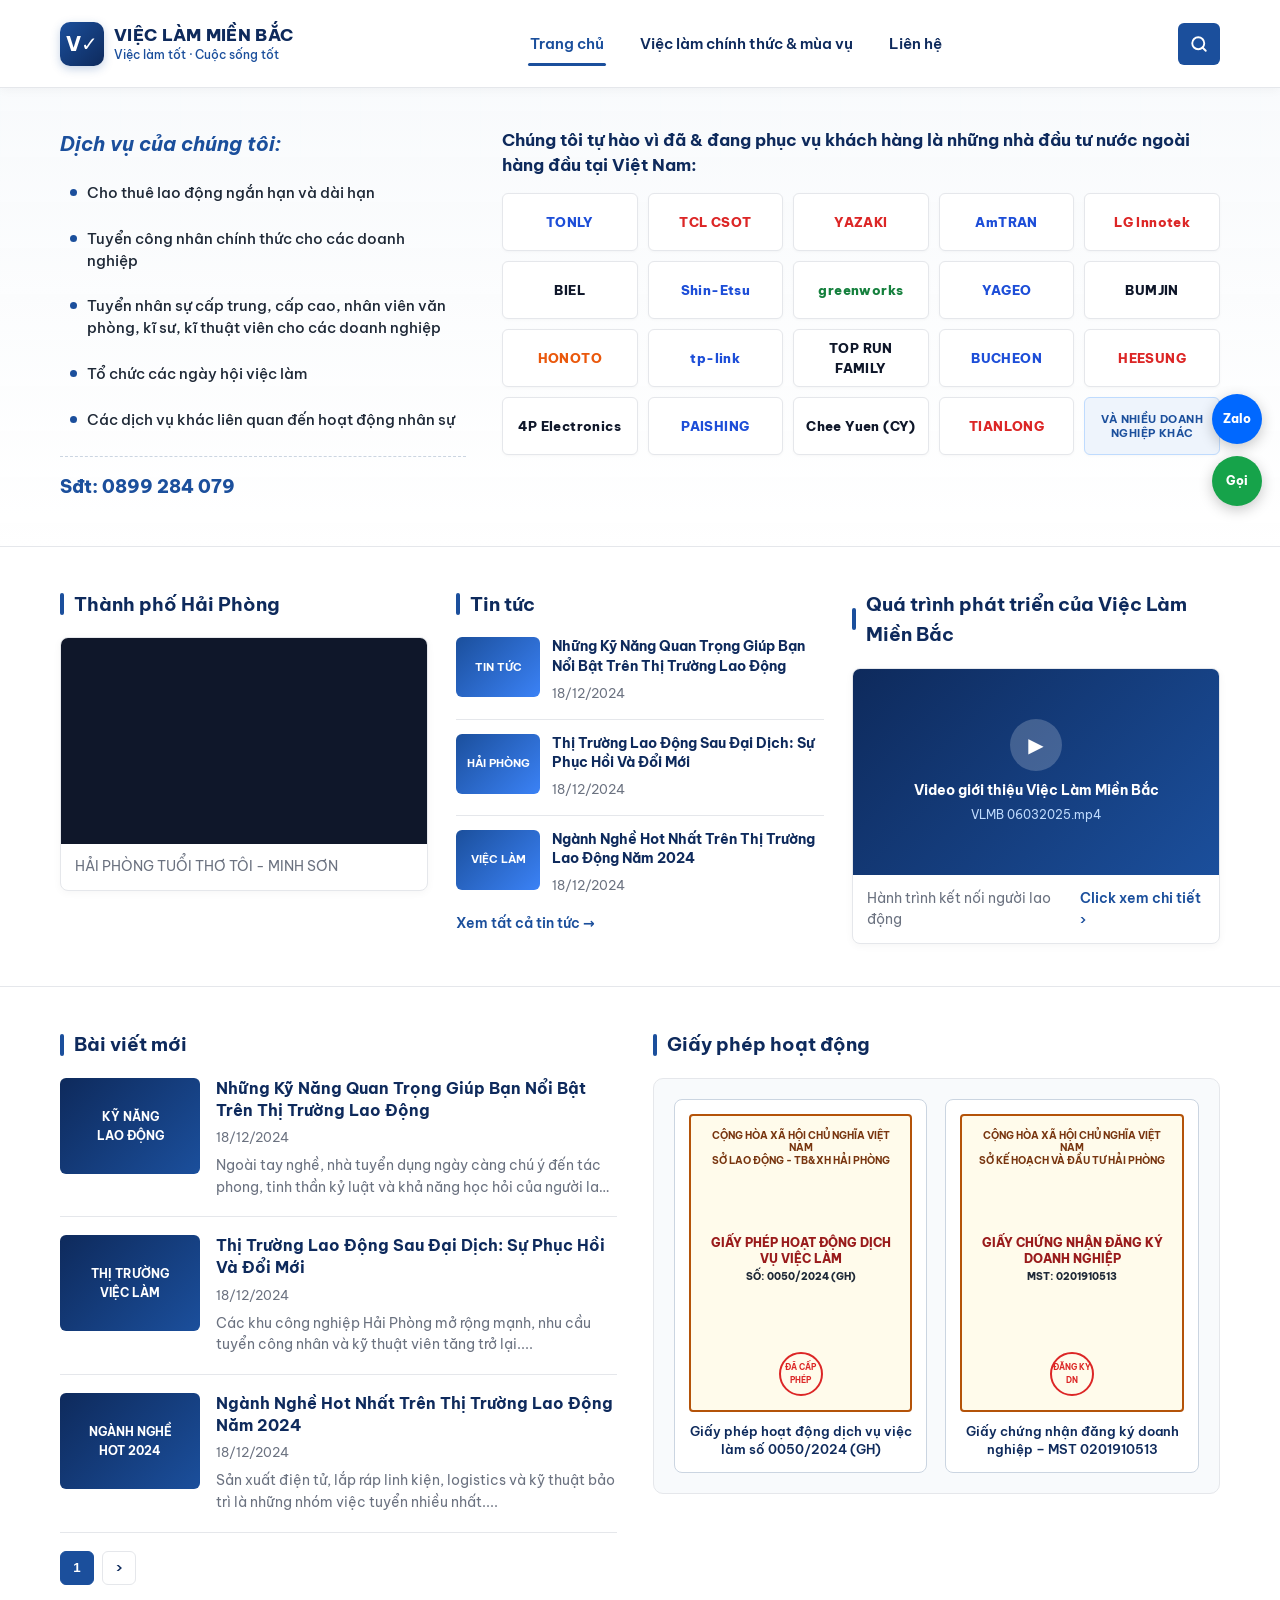
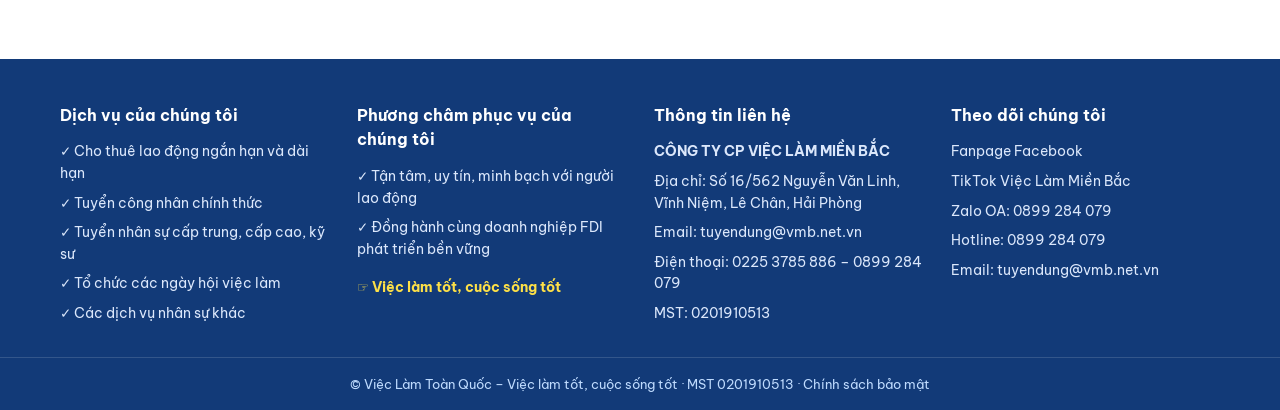
<file: index.html>
<!DOCTYPE html>
<html lang="vi">
<head>
  <meta charset="UTF-8" />
  <meta name="viewport" content="width=device-width, initial-scale=1.0" />
  <title>Trang chủ - Việc Làm Miền Bắc</title>
  <link rel="preconnect" href="https://fonts.googleapis.com" />
  <link rel="preconnect" href="https://fonts.gstatic.com" crossorigin />
  <link href="https://fonts.googleapis.com/css2?family=Be+Vietnam+Pro:ital,wght@0,400;0,500;0,600;0,700;0,800;1,700&display=swap" rel="stylesheet" />
  <link rel="stylesheet" href="css/style.css" />
</head>
<body>
  <!-- Header -->
  <header class="site-header">
    <div class="container header-inner">
      <a href="index.html" class="brand-logo">
        <div class="brand-icon">V✓</div>
        <div class="brand-text-wrap">
          <span class="brand-title">VIỆC LÀM MIỀN BẮC</span>
          <span class="brand-tagline">Việc làm tốt · Cuộc sống tốt</span>
        </div>
      </a>

      <nav class="main-nav" id="mainNav">
        <a href="index.html" class="nav-link active">Trang chủ</a>
        <a href="viec-lam.html" class="nav-link">Việc làm chính thức &amp; mùa vụ</a>
        <a href="lien-he.html" class="nav-link">Liên hệ</a>
      </nav>

      <div class="header-actions">
        <button type="button" class="search-toggle-btn" id="searchToggleBtn" aria-label="Tìm kiếm">
          <svg width="18" height="18" viewBox="0 0 24 24" fill="none" stroke="currentColor" stroke-width="2.5" stroke-linecap="round" stroke-linejoin="round"><circle cx="11" cy="11" r="8"/><line x1="21" y1="21" x2="16.65" y2="16.65"/></svg>
        </button>
        <button type="button" class="mobile-menu-btn" id="mobileMenuBtn" aria-label="Menu">
          <svg width="20" height="20" viewBox="0 0 24 24" fill="none" stroke="currentColor" stroke-width="2.2"><line x1="3" y1="6" x2="21" y2="6"/><line x1="3" y1="12" x2="21" y2="12"/><line x1="3" y1="18" x2="21" y2="18"/></svg>
        </button>
        <div class="search-dropdown" id="searchDropdown">
          <form id="headerSearchForm" style="display:flex;gap:8px;width:100%;">
            <input type="text" placeholder="Từ khóa (VD: Nhà máy A, KCN Deep C...)" />
            <button type="submit">Tìm</button>
          </form>
        </div>
      </div>
    </div>
  </header>

  <main>
    <!-- 1. Hero Section -->
    <section class="hero-section">
      <div class="container hero-grid">
        <div>
          <h2 class="hero-services-title">Dịch vụ của chúng tôi:</h2>
          <ul class="service-list">
            <li class="service-item">
              <a href="dich-vu.html#cho-thue-lao-dong">
                <span class="service-dot"></span>
                <span>Cho thuê lao động ngắn hạn và dài hạn</span>
              </a>
            </li>
            <li class="service-item">
              <a href="dich-vu.html#tuyen-cong-nhan">
                <span class="service-dot"></span>
                <span>Tuyển công nhân chính thức cho các doanh nghiệp</span>
              </a>
            </li>
            <li class="service-item">
              <a href="dich-vu.html#tuyen-nhan-su">
                <span class="service-dot"></span>
                <span>Tuyển nhân sự cấp trung, cấp cao, nhân viên văn phòng, kĩ sư, kĩ thuật viên cho các doanh nghiệp</span>
              </a>
            </li>
            <li class="service-item">
              <a href="dich-vu.html#ngay-hoi-viec-lam">
                <span class="service-dot"></span>
                <span>Tổ chức các ngày hội việc làm</span>
              </a>
            </li>
            <li class="service-item">
              <a href="dich-vu.html#dich-vu-khac">
                <span class="service-dot"></span>
                <span>Các dịch vụ khác liên quan đến hoạt động nhân sự</span>
              </a>
            </li>
          </ul>
          <div class="hero-hotline">
            Sđt: <a href="tel:0899284079">0899 284 079</a>
          </div>
        </div>

        <div>
          <h2 class="fdi-heading">Chúng tôi tự hào vì đã &amp; đang phục vụ khách hàng là những nhà đầu tư nước ngoài hàng đầu tại Việt Nam:</h2>
          <div class="fdi-grid">
            <div class="fdi-tile fdi-blue">TONLY</div>
            <div class="fdi-tile fdi-red">TCL CSOT</div>
            <div class="fdi-tile fdi-red">YAZAKI</div>
            <div class="fdi-tile fdi-blue">AmTRAN</div>
            <div class="fdi-tile fdi-red">LG Innotek</div>
            <div class="fdi-tile fdi-dark">BIEL</div>
            <div class="fdi-tile fdi-blue">Shin-Etsu</div>
            <div class="fdi-tile fdi-green">greenworks</div>
            <div class="fdi-tile fdi-blue">YAGEO</div>
            <div class="fdi-tile fdi-dark">BUMJIN</div>
            <div class="fdi-tile fdi-orange">HONOTO</div>
            <div class="fdi-tile fdi-blue">tp-link</div>
            <div class="fdi-tile fdi-dark">TOP RUN FAMILY</div>
            <div class="fdi-tile fdi-blue">BUCHEON</div>
            <div class="fdi-tile fdi-red">HEESUNG</div>
            <div class="fdi-tile fdi-dark">4P Electronics</div>
            <div class="fdi-tile fdi-blue">PAISHING</div>
            <div class="fdi-tile fdi-dark">Chee Yuen (CY)</div>
            <div class="fdi-tile fdi-red">TIANLONG</div>
            <div class="fdi-tile more-tile">VÀ NHIỀU DOANH NGHIỆP KHÁC</div>
          </div>
        </div>
      </div>
    </section>

    <!-- 2. 3-Column Media & News Row -->
    <section class="section-block">
      <div class="container media-news-grid">
        <!-- Col 1: Hải Phòng -->
        <div>
          <h2 class="bar-heading">Thành phố Hải Phòng</h2>
          <div class="video-card">
            <div class="video-frame">
              <iframe src="https://www.youtube.com/embed/dQw4w9WgXcQ?mute=1" title="HẢI PHÒNG TUỔI THƠ TÔI - MINH SƠN" allowfullscreen></iframe>
            </div>
            <div class="video-caption">
              <span>HẢI PHÒNG TUỔI THƠ TÔI - MINH SƠN</span>
            </div>
          </div>
        </div>

        <!-- Col 2: Tin tức -->
        <div>
          <h2 class="bar-heading">Tin tức</h2>
          <div class="compact-news-list">
            <article class="compact-news-card">
              <div class="news-thumb-sm">TIN TỨC</div>
              <div>
                <h5><a href="tin-tuc.html">Những Kỹ Năng Quan Trọng Giúp Bạn Nổi Bật Trên Thị Trường Lao Động</a></h5>
                <span class="news-date">18/12/2024</span>
              </div>
            </article>
            <article class="compact-news-card">
              <div class="news-thumb-sm">HẢI PHÒNG</div>
              <div>
                <h5><a href="tin-tuc.html">Thị Trường Lao Động Sau Đại Dịch: Sự Phục Hồi Và Đổi Mới</a></h5>
                <span class="news-date">18/12/2024</span>
              </div>
            </article>
            <article class="compact-news-card">
              <div class="news-thumb-sm">VIỆC LÀM</div>
              <div>
                <h5><a href="tin-tuc.html">Ngành Nghề Hot Nhất Trên Thị Trường Lao Động Năm 2024</a></h5>
                <span class="news-date">18/12/2024</span>
              </div>
            </article>
          </div>
          <div style="margin-top:14px;">
            <a href="tin-tuc.html" class="text-link-blue">Xem tất cả tin tức →</a>
          </div>
        </div>

        <!-- Col 3: Quá trình phát triển -->
        <div>
          <h2 class="bar-heading">Quá trình phát triển của Việc Làm Miền Bắc</h2>
          <div class="video-card">
            <div class="video-frame" style="background:linear-gradient(135deg,#0e2a5c 0%,#1b4f9c 100%);display:flex;align-items:center;justify-content:center;color:#fff;">
              <div style="position:absolute;inset:0;display:flex;flex-direction:column;align-items:center;justify-content:center;text-align:center;padding:16px;">
                <div style="width:52px;height:52px;border-radius:50%;background:rgba(255,255,255,0.2);display:flex;align-items:center;justify-content:center;font-size:20px;margin-bottom:8px;">▶</div>
                <strong style="font-size:14px;">Video giới thiệu Việc Làm Miền Bắc</strong>
                <span style="font-size:12px;color:#bfdbfe;margin-top:4px;">VLMB 06032025.mp4</span>
              </div>
            </div>
            <div class="video-caption">
              <span>Hành trình kết nối người lao động</span>
              <a href="dich-vu.html" class="text-link-blue">Click xem chi tiết ›</a>
            </div>
          </div>
        </div>
      </div>
    </section>

    <!-- 3. 2-Column Bottom Content Row -->
    <section class="section-block">
      <div class="container bottom-content-grid">
        <!-- Left: Bài viết mới -->
        <div>
          <h2 class="bar-heading">Bài viết mới</h2>
          <div class="article-list">
            <article class="article-card">
              <div class="article-thumb-lg">KỸ NĂNG<br/>LAO ĐỘNG</div>
              <div>
                <h5><a href="tin-tuc.html">Những Kỹ Năng Quan Trọng Giúp Bạn Nổi Bật Trên Thị Trường Lao Động</a></h5>
                <span class="news-date">18/12/2024</span>
                <p class="article-excerpt">Ngoài tay nghề, nhà tuyển dụng ngày càng chú ý đến tác phong, tinh thần kỷ luật và khả năng học hỏi của người lao động....</p>
              </div>
            </article>
            <article class="article-card">
              <div class="article-thumb-lg">THỊ TRƯỜNG<br/>VIỆC LÀM</div>
              <div>
                <h5><a href="tin-tuc.html">Thị Trường Lao Động Sau Đại Dịch: Sự Phục Hồi Và Đổi Mới</a></h5>
                <span class="news-date">18/12/2024</span>
                <p class="article-excerpt">Các khu công nghiệp Hải Phòng mở rộng mạnh, nhu cầu tuyển công nhân và kỹ thuật viên tăng trở lại....</p>
              </div>
            </article>
            <article class="article-card">
              <div class="article-thumb-lg">NGÀNH NGHỀ<br/>HOT 2024</div>
              <div>
                <h5><a href="tin-tuc.html">Ngành Nghề Hot Nhất Trên Thị Trường Lao Động Năm 2024</a></h5>
                <span class="news-date">18/12/2024</span>
                <p class="article-excerpt">Sản xuất điện tử, lắp ráp linh kiện, logistics và kỹ thuật bảo trì là những nhóm việc tuyển nhiều nhất....</p>
              </div>
            </article>
          </div>
          <div class="pagination">
            <button type="button" class="page-btn active">1</button>
            <a href="tin-tuc.html" class="page-btn">›</a>
          </div>
        </div>

        <!-- Right: Giấy phép hoạt động -->
        <div>
          <h2 class="bar-heading">Giấy phép hoạt động</h2>
          <div class="license-box">
            <div class="license-card" onclick="window.showToast('Giấy phép hoạt động dịch vụ việc làm số 0050/2024 (GH)')">
              <div class="license-preview">
                <div class="license-doc-header">CỘNG HÒA XÃ HỘI CHỦ NGHĨA VIỆT NAM<br/>SỞ LAO ĐỘNG - TB&amp;XH HẢI PHÒNG</div>
                <div class="license-doc-title">GIẤY PHÉP HOẠT ĐỘNG DỊCH VỤ VIỆC LÀM<br/><span style="font-size:10px;color:#1f2937;">Số: 0050/2024 (GH)</span></div>
                <div class="license-doc-seal">ĐÃ CẤP<br/>PHÉP</div>
              </div>
              <div class="license-label">Giấy phép hoạt động dịch vụ việc làm số 0050/2024 (GH)</div>
            </div>

            <div class="license-card" onclick="window.showToast('Giấy chứng nhận đăng ký doanh nghiệp – MST 0201910513')">
              <div class="license-preview">
                <div class="license-doc-header">CỘNG HÒA XÃ HỘI CHỦ NGHĨA VIỆT NAM<br/>SỞ KẾ HOẠCH VÀ ĐẦU TƯ HẢI PHÒNG</div>
                <div class="license-doc-title">GIẤY CHỨNG NHẬN ĐĂNG KÝ DOANH NGHIỆP<br/><span style="font-size:10px;color:#1f2937;">MST: 0201910513</span></div>
                <div class="license-doc-seal">ĐĂNG KÝ<br/>DN</div>
              </div>
              <div class="license-label">Giấy chứng nhận đăng ký doanh nghiệp – MST 0201910513</div>
            </div>
          </div>
        </div>
      </div>
    </section>
  </main>

  <!-- Footer -->
  <footer class="site-footer">
    <div class="container footer-grid">
      <div class="footer-col">
        <h4>Dịch vụ của chúng tôi</h4>
        <ul>
          <li><a href="dich-vu.html#cho-thue-lao-dong">✓ Cho thuê lao động ngắn hạn và dài hạn</a></li>
          <li><a href="dich-vu.html#tuyen-cong-nhan">✓ Tuyển công nhân chính thức</a></li>
          <li><a href="dich-vu.html#tuyen-nhan-su">✓ Tuyển nhân sự cấp trung, cấp cao, kỹ sư</a></li>
          <li><a href="dich-vu.html#ngay-hoi-viec-lam">✓ Tổ chức các ngày hội việc làm</a></li>
          <li><a href="dich-vu.html#dich-vu-khac">✓ Các dịch vụ nhân sự khác</a></li>
        </ul>
      </div>

      <div class="footer-col">
        <h4>Phương châm phục vụ của chúng tôi</h4>
        <ul>
          <li>✓ Tận tâm, uy tín, minh bạch với người lao động</li>
          <li>✓ Đồng hành cùng doanh nghiệp FDI phát triển bền vững</li>
          <li style="margin-top:8px;color:#fde047;font-weight:700;">☞ Việc làm tốt, cuộc sống tốt</li>
        </ul>
      </div>

      <div class="footer-col">
        <h4>Thông tin liên hệ</h4>
        <ul>
          <li><strong>CÔNG TY CP VIỆC LÀM MIỀN BẮC</strong></li>
          <li>Địa chỉ: Số 16/562 Nguyễn Văn Linh, Vĩnh Niệm, Lê Chân, Hải Phòng</li>
          <li>Email: <a href="mailto:tuyendung@vmb.net.vn">tuyendung@vmb.net.vn</a></li>
          <li>Điện thoại: <a href="tel:02253785886">0225 3785 886</a> – <a href="tel:0899284079">0899 284 079</a></li>
          <li>MST: 0201910513</li>
        </ul>
      </div>

      <div class="footer-col">
        <h4>Theo dõi chúng tôi</h4>
        <ul>
          <li><a href="#fanpage">Fanpage Facebook</a></li>
          <li><a href="#tiktok">TikTok Việc Làm Miền Bắc</a></li>
          <li><a href="https://zalo.me/0899284079" target="_blank" rel="noopener">Zalo OA: 0899 284 079</a></li>
          <li><a href="tel:0899284079">Hotline: 0899 284 079</a></li>
          <li><a href="mailto:tuyendung@vmb.net.vn">Email: tuyendung@vmb.net.vn</a></li>
        </ul>
      </div>
    </div>
    <div class="footer-bottom">
      © Việc Làm Toàn Quốc – Việc làm tốt, cuộc sống tốt · MST 0201910513 · Chính sách bảo mật
    </div>
  </footer>

  <!-- Floating Widgets -->
  <div class="floating-actions">
    <a href="https://zalo.me/0899284079" target="_blank" rel="noopener" class="float-btn float-zalo" title="Nhắn Zalo">Zalo</a>
    <a href="tel:0899284079" class="float-btn float-call" title="Gọi ngay 0899 284 079">Gọi</a>
  </div>
  <button type="button" class="scroll-top-btn" id="scrollTopBtn" aria-label="Lên đầu trang">↑</button>

  <script src="js/main.js"></script>
</body>
</html>
</file>
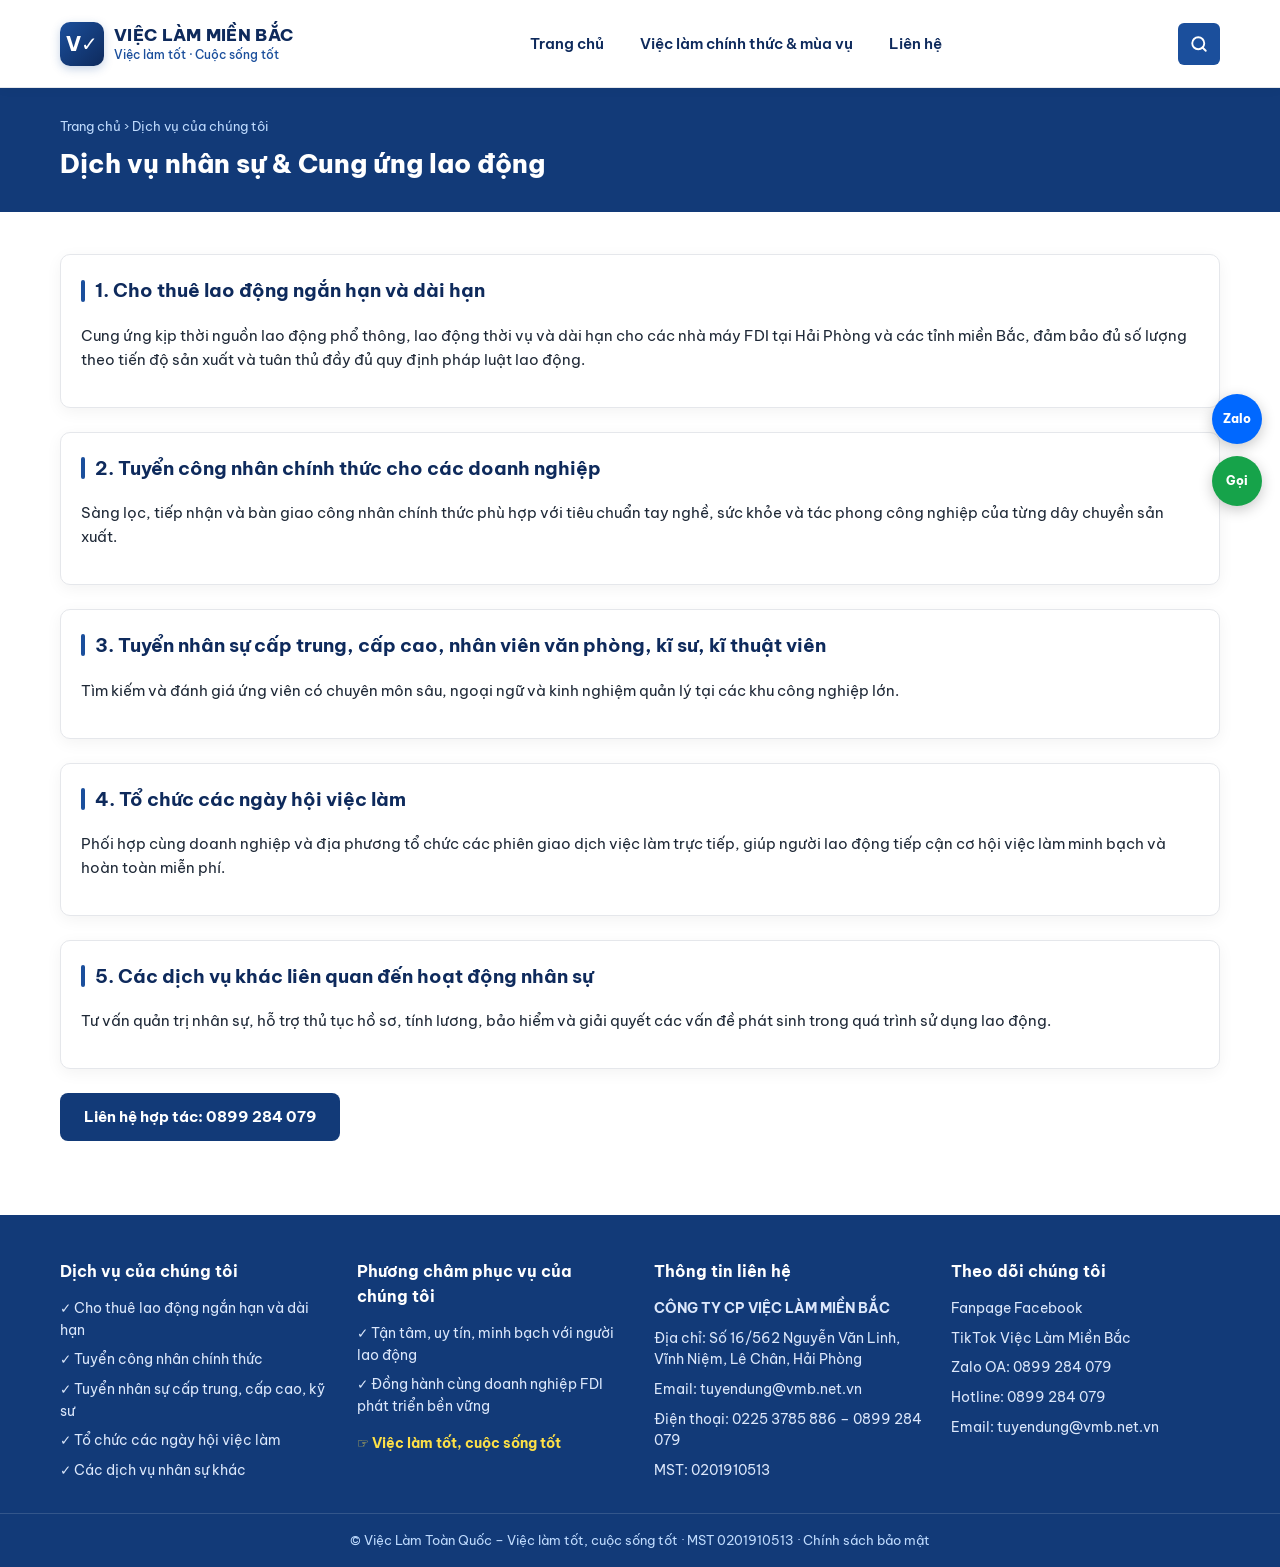
<file: dich-vu.html>
<!DOCTYPE html>
<html lang="vi">
<head>
  <meta charset="UTF-8" />
  <meta name="viewport" content="width=device-width, initial-scale=1.0" />
  <title>Dịch vụ - Việc Làm Miền Bắc</title>
  <link rel="preconnect" href="https://fonts.googleapis.com" />
  <link rel="preconnect" href="https://fonts.gstatic.com" crossorigin />
  <link href="https://fonts.googleapis.com/css2?family=Be+Vietnam+Pro:ital,wght@0,400;0,500;0,600;0,700;0,800;1,700&display=swap" rel="stylesheet" />
  <link rel="stylesheet" href="css/style.css" />
</head>
<body>
  <!-- Header -->
  <header class="site-header">
    <div class="container header-inner">
      <a href="index.html" class="brand-logo">
        <div class="brand-icon">V✓</div>
        <div class="brand-text-wrap">
          <span class="brand-title">VIỆC LÀM MIỀN BẮC</span>
          <span class="brand-tagline">Việc làm tốt · Cuộc sống tốt</span>
        </div>
      </a>

      <nav class="main-nav" id="mainNav">
        <a href="index.html" class="nav-link">Trang chủ</a>
        <a href="viec-lam.html" class="nav-link">Việc làm chính thức &amp; mùa vụ</a>
        <a href="lien-he.html" class="nav-link">Liên hệ</a>
      </nav>

      <div class="header-actions">
        <button type="button" class="search-toggle-btn" id="searchToggleBtn" aria-label="Tìm kiếm">
          <svg width="18" height="18" viewBox="0 0 24 24" fill="none" stroke="currentColor" stroke-width="2.5" stroke-linecap="round" stroke-linejoin="round"><circle cx="11" cy="11" r="8"/><line x1="21" y1="21" x2="16.65" y2="16.65"/></svg>
        </button>
        <button type="button" class="mobile-menu-btn" id="mobileMenuBtn" aria-label="Menu">
          <svg width="20" height="20" viewBox="0 0 24 24" fill="none" stroke="currentColor" stroke-width="2.2"><line x1="3" y1="6" x2="21" y2="6"/><line x1="3" y1="12" x2="21" y2="12"/><line x1="3" y1="18" x2="21" y2="18"/></svg>
        </button>
        <div class="search-dropdown" id="searchDropdown">
          <form id="headerSearchForm" style="display:flex;gap:8px;width:100%;">
            <input type="text" placeholder="Từ khóa (VD: Nhà máy A, KCN Deep C...)" />
            <button type="submit">Tìm</button>
          </form>
        </div>
      </div>
    </div>
  </header>

  <main>
    <section class="page-banner">
      <div class="container">
        <div class="breadcrumb">
          <a href="index.html">Trang chủ</a> › <span>Dịch vụ của chúng tôi</span>
        </div>
        <h1>Dịch vụ nhân sự &amp; Cung ứng lao động</h1>
      </div>
    </section>

    <section class="section-block">
      <div class="container" style="display:flex;flex-direction:column;gap:24px;">
        <div id="cho-thue-lao-dong" class="sidebar-card">
          <h2 class="bar-heading">1. Cho thuê lao động ngắn hạn và dài hạn</h2>
          <p>Cung ứng kịp thời nguồn lao động phổ thông, lao động thời vụ và dài hạn cho các nhà máy FDI tại Hải Phòng và các tỉnh miền Bắc, đảm bảo đủ số lượng theo tiến độ sản xuất và tuân thủ đầy đủ quy định pháp luật lao động.</p>
        </div>

        <div id="tuyen-cong-nhan" class="sidebar-card">
          <h2 class="bar-heading">2. Tuyển công nhân chính thức cho các doanh nghiệp</h2>
          <p>Sàng lọc, tiếp nhận và bàn giao công nhân chính thức phù hợp với tiêu chuẩn tay nghề, sức khỏe và tác phong công nghiệp của từng dây chuyền sản xuất.</p>
        </div>

        <div id="tuyen-nhan-su" class="sidebar-card">
          <h2 class="bar-heading">3. Tuyển nhân sự cấp trung, cấp cao, nhân viên văn phòng, kĩ sư, kĩ thuật viên</h2>
          <p>Tìm kiếm và đánh giá ứng viên có chuyên môn sâu, ngoại ngữ và kinh nghiệm quản lý tại các khu công nghiệp lớn.</p>
        </div>

        <div id="ngay-hoi-viec-lam" class="sidebar-card">
          <h2 class="bar-heading">4. Tổ chức các ngày hội việc làm</h2>
          <p>Phối hợp cùng doanh nghiệp và địa phương tổ chức các phiên giao dịch việc làm trực tiếp, giúp người lao động tiếp cận cơ hội việc làm minh bạch và hoàn toàn miễn phí.</p>
        </div>

        <div id="dich-vu-khac" class="sidebar-card">
          <h2 class="bar-heading">5. Các dịch vụ khác liên quan đến hoạt động nhân sự</h2>
          <p>Tư vấn quản trị nhân sự, hỗ trợ thủ tục hồ sơ, tính lương, bảo hiểm và giải quyết các vấn đề phát sinh trong quá trình sử dụng lao động.</p>
        </div>

        <div>
          <a href="lien-he.html" class="btn-block btn-dark-blue" style="max-width:280px;">Liên hệ hợp tác: 0899 284 079</a>
        </div>
      </div>
    </section>
  </main>

  <footer class="site-footer">
    <div class="container footer-grid">
      <div class="footer-col">
        <h4>Dịch vụ của chúng tôi</h4>
        <ul>
          <li><a href="dich-vu.html#cho-thue-lao-dong">✓ Cho thuê lao động ngắn hạn và dài hạn</a></li>
          <li><a href="dich-vu.html#tuyen-cong-nhan">✓ Tuyển công nhân chính thức</a></li>
          <li><a href="dich-vu.html#tuyen-nhan-su">✓ Tuyển nhân sự cấp trung, cấp cao, kỹ sư</a></li>
          <li><a href="dich-vu.html#ngay-hoi-viec-lam">✓ Tổ chức các ngày hội việc làm</a></li>
          <li><a href="dich-vu.html#dich-vu-khac">✓ Các dịch vụ nhân sự khác</a></li>
        </ul>
      </div>
      <div class="footer-col">
        <h4>Phương châm phục vụ của chúng tôi</h4>
        <ul>
          <li>✓ Tận tâm, uy tín, minh bạch với người lao động</li>
          <li>✓ Đồng hành cùng doanh nghiệp FDI phát triển bền vững</li>
          <li style="margin-top:8px;color:#fde047;font-weight:700;">☞ Việc làm tốt, cuộc sống tốt</li>
        </ul>
      </div>
      <div class="footer-col">
        <h4>Thông tin liên hệ</h4>
        <ul>
          <li><strong>CÔNG TY CP VIỆC LÀM MIỀN BẮC</strong></li>
          <li>Địa chỉ: Số 16/562 Nguyễn Văn Linh, Vĩnh Niệm, Lê Chân, Hải Phòng</li>
          <li>Email: <a href="mailto:tuyendung@vmb.net.vn">tuyendung@vmb.net.vn</a></li>
          <li>Điện thoại: <a href="tel:02253785886">0225 3785 886</a> – <a href="tel:0899284079">0899 284 079</a></li>
          <li>MST: 0201910513</li>
        </ul>
      </div>
      <div class="footer-col">
        <h4>Theo dõi chúng tôi</h4>
        <ul>
          <li><a href="#fanpage">Fanpage Facebook</a></li>
          <li><a href="#tiktok">TikTok Việc Làm Miền Bắc</a></li>
          <li><a href="https://zalo.me/0899284079" target="_blank" rel="noopener">Zalo OA: 0899 284 079</a></li>
          <li><a href="tel:0899284079">Hotline: 0899 284 079</a></li>
          <li><a href="mailto:tuyendung@vmb.net.vn">Email: tuyendung@vmb.net.vn</a></li>
        </ul>
      </div>
    </div>
    <div class="footer-bottom">
      © Việc Làm Toàn Quốc – Việc làm tốt, cuộc sống tốt · MST 0201910513 · Chính sách bảo mật
    </div>
  </footer>

  <div class="floating-actions">
    <a href="https://zalo.me/0899284079" target="_blank" rel="noopener" class="float-btn float-zalo" title="Nhắn Zalo">Zalo</a>
    <a href="tel:0899284079" class="float-btn float-call" title="Gọi ngay 0899 284 079">Gọi</a>
  </div>
  <button type="button" class="scroll-top-btn" id="scrollTopBtn" aria-label="Lên đầu trang">↑</button>

  <script src="js/main.js"></script>
</body>
</html>
</file>
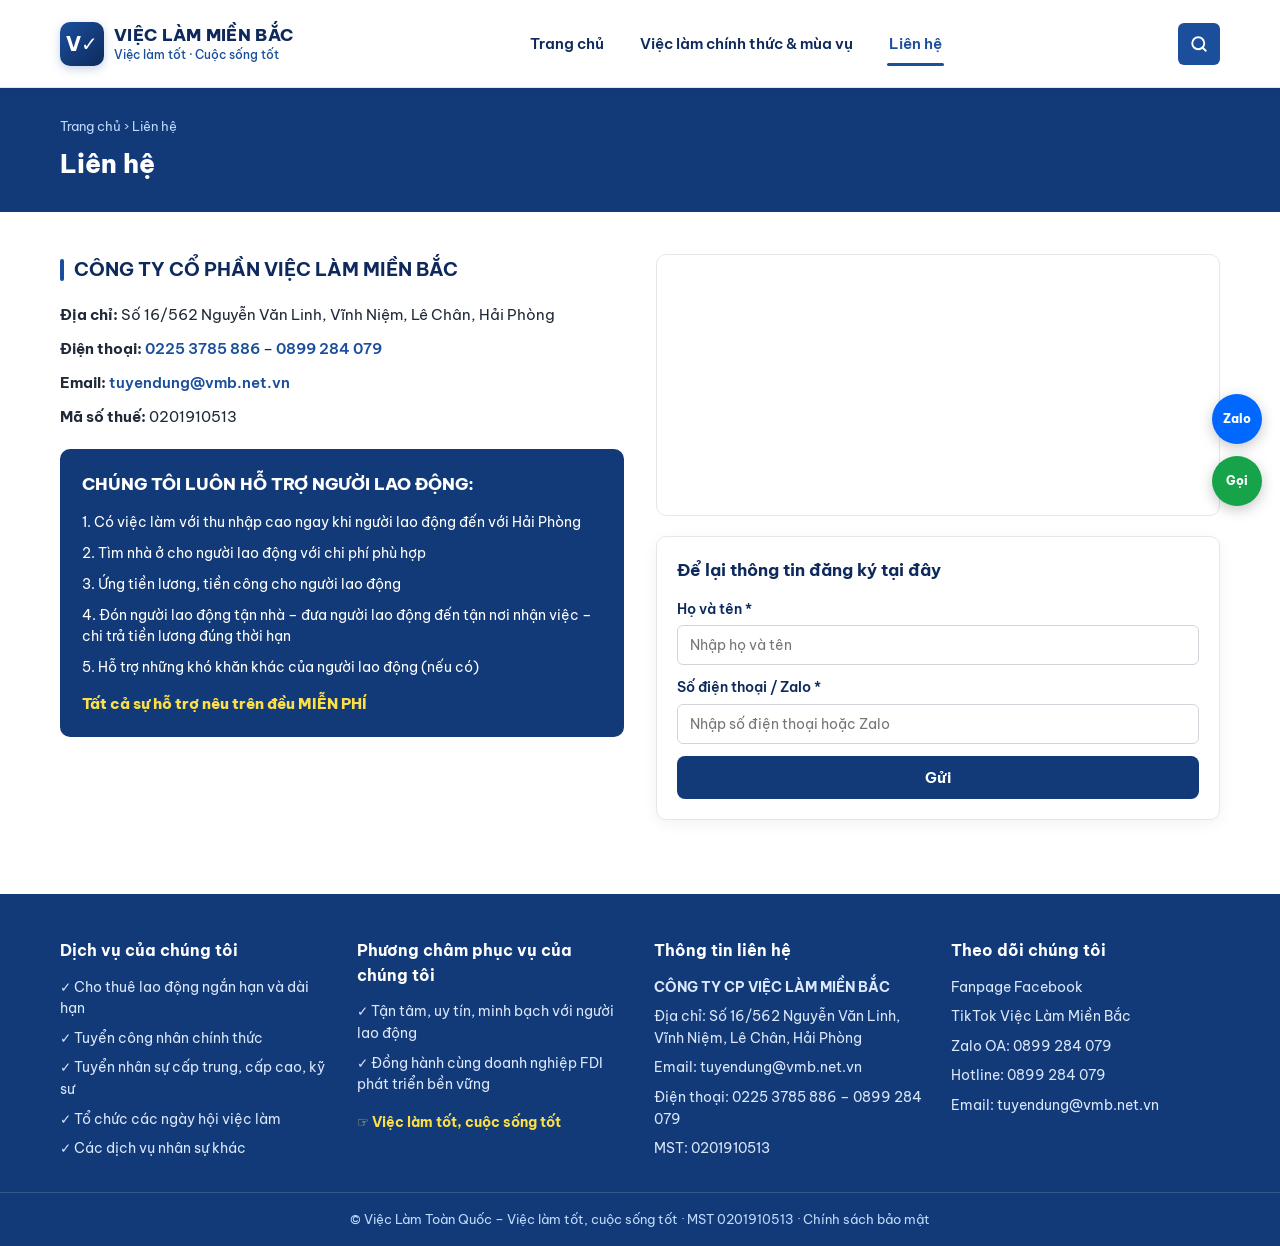
<file: lien-he.html>
<!DOCTYPE html>
<html lang="vi">
<head>
  <meta charset="UTF-8" />
  <meta name="viewport" content="width=device-width, initial-scale=1.0" />
  <title>Liên hệ - Việc Làm Miền Bắc</title>
  <link rel="preconnect" href="https://fonts.googleapis.com" />
  <link rel="preconnect" href="https://fonts.gstatic.com" crossorigin />
  <link href="https://fonts.googleapis.com/css2?family=Be+Vietnam+Pro:ital,wght@0,400;0,500;0,600;0,700;0,800;1,700&display=swap" rel="stylesheet" />
  <link rel="stylesheet" href="css/style.css" />
</head>
<body>
  <!-- Header -->
  <header class="site-header">
    <div class="container header-inner">
      <a href="index.html" class="brand-logo">
        <div class="brand-icon">V✓</div>
        <div class="brand-text-wrap">
          <span class="brand-title">VIỆC LÀM MIỀN BẮC</span>
          <span class="brand-tagline">Việc làm tốt · Cuộc sống tốt</span>
        </div>
      </a>

      <nav class="main-nav" id="mainNav">
        <a href="index.html" class="nav-link">Trang chủ</a>
        <a href="viec-lam.html" class="nav-link">Việc làm chính thức &amp; mùa vụ</a>
        <a href="lien-he.html" class="nav-link active">Liên hệ</a>
      </nav>

      <div class="header-actions">
        <button type="button" class="search-toggle-btn" id="searchToggleBtn" aria-label="Tìm kiếm">
          <svg width="18" height="18" viewBox="0 0 24 24" fill="none" stroke="currentColor" stroke-width="2.5" stroke-linecap="round" stroke-linejoin="round"><circle cx="11" cy="11" r="8"/><line x1="21" y1="21" x2="16.65" y2="16.65"/></svg>
        </button>
        <button type="button" class="mobile-menu-btn" id="mobileMenuBtn" aria-label="Menu">
          <svg width="20" height="20" viewBox="0 0 24 24" fill="none" stroke="currentColor" stroke-width="2.2"><line x1="3" y1="6" x2="21" y2="6"/><line x1="3" y1="12" x2="21" y2="12"/><line x1="3" y1="18" x2="21" y2="18"/></svg>
        </button>
        <div class="search-dropdown" id="searchDropdown">
          <form id="headerSearchForm" style="display:flex;gap:8px;width:100%;">
            <input type="text" placeholder="Từ khóa (VD: Nhà máy A, KCN Deep C...)" />
            <button type="submit">Tìm</button>
          </form>
        </div>
      </div>
    </div>
  </header>

  <main>
    <section class="page-banner">
      <div class="container">
        <div class="breadcrumb">
          <a href="index.html">Trang chủ</a> › <span>Liên hệ</span>
        </div>
        <h1>Liên hệ</h1>
      </div>
    </section>

    <section class="section-block">
      <div class="container contact-grid">
        <!-- Left Column -->
        <div>
          <h2 class="bar-heading">CÔNG TY CỔ PHẦN VIỆC LÀM MIỀN BẮC</h2>
          <div style="display:flex;flex-direction:column;gap:10px;font-size:15px;">
            <div><strong>Địa chỉ:</strong> Số 16/562 Nguyễn Văn Linh, Vĩnh Niệm, Lê Chân, Hải Phòng</div>
            <div><strong>Điện thoại:</strong> <a href="tel:02253785886" style="color:var(--blue);font-weight:600;">0225 3785 886</a> – <a href="tel:0899284079" style="color:var(--blue);font-weight:600;">0899 284 079</a></div>
            <div><strong>Email:</strong> <a href="mailto:tuyendung@vmb.net.vn" style="color:var(--blue);font-weight:600;">tuyendung@vmb.net.vn</a></div>
            <div><strong>Mã số thuế:</strong> 0201910513</div>
          </div>

          <div class="support-box">
            <h3>CHÚNG TÔI LUÔN HỖ TRỢ NGƯỜI LAO ĐỘNG:</h3>
            <ol>
              <li>1. Có việc làm với thu nhập cao ngay khi người lao động đến với Hải Phòng</li>
              <li>2. Tìm nhà ở cho người lao động với chi phí phù hợp</li>
              <li>3. Ứng tiền lương, tiền công cho người lao động</li>
              <li>4. Đón người lao động tận nhà – đưa người lao động đến tận nơi nhận việc – chi trả tiền lương đúng thời hạn</li>
              <li>5. Hỗ trợ những khó khăn khác của người lao động (nếu có)</li>
            </ol>
            <div class="support-free">Tất cả sự hỗ trợ nêu trên đều MIỄN PHÍ</div>
          </div>
        </div>

        <!-- Right Column -->
        <div style="display:flex;flex-direction:column;gap:20px;">
          <div style="border:1px solid var(--line);border-radius:10px;overflow:hidden;">
            <iframe
              title="Bản đồ 562 Nguyễn Văn Linh, Hải Phòng"
              src="https://www.google.com/maps?q=562+Nguyen+Van+Linh,+Le+Chan,+Hai+Phong&output=embed"
              width="100%"
              height="260"
              style="border:0;display:block;"
              loading="lazy">
            </iframe>
          </div>

          <div class="sidebar-card">
            <h3>Để lại thông tin đăng ký tại đây</h3>
            <form class="demo-callback-form">
              <div class="form-group">
                <label for="ct-name">Họ và tên *</label>
                <input id="ct-name" name="name" type="text" class="form-control" placeholder="Nhập họ và tên" required />
              </div>
              <div class="form-group">
                <label for="ct-phone">Số điện thoại / Zalo *</label>
                <input id="ct-phone" name="phone" type="tel" class="form-control" placeholder="Nhập số điện thoại hoặc Zalo" required />
              </div>
              <button type="submit" class="btn-block btn-dark-blue">Gửi</button>
            </form>
          </div>
        </div>
      </div>
    </section>
  </main>

  <!-- Footer -->
  <footer class="site-footer">
    <div class="container footer-grid">
      <div class="footer-col">
        <h4>Dịch vụ của chúng tôi</h4>
        <ul>
          <li><a href="dich-vu.html#cho-thue-lao-dong">✓ Cho thuê lao động ngắn hạn và dài hạn</a></li>
          <li><a href="dich-vu.html#tuyen-cong-nhan">✓ Tuyển công nhân chính thức</a></li>
          <li><a href="dich-vu.html#tuyen-nhan-su">✓ Tuyển nhân sự cấp trung, cấp cao, kỹ sư</a></li>
          <li><a href="dich-vu.html#ngay-hoi-viec-lam">✓ Tổ chức các ngày hội việc làm</a></li>
          <li><a href="dich-vu.html#dich-vu-khac">✓ Các dịch vụ nhân sự khác</a></li>
        </ul>
      </div>
      <div class="footer-col">
        <h4>Phương châm phục vụ của chúng tôi</h4>
        <ul>
          <li>✓ Tận tâm, uy tín, minh bạch với người lao động</li>
          <li>✓ Đồng hành cùng doanh nghiệp FDI phát triển bền vững</li>
          <li style="margin-top:8px;color:#fde047;font-weight:700;">☞ Việc làm tốt, cuộc sống tốt</li>
        </ul>
      </div>
      <div class="footer-col">
        <h4>Thông tin liên hệ</h4>
        <ul>
          <li><strong>CÔNG TY CP VIỆC LÀM MIỀN BẮC</strong></li>
          <li>Địa chỉ: Số 16/562 Nguyễn Văn Linh, Vĩnh Niệm, Lê Chân, Hải Phòng</li>
          <li>Email: <a href="mailto:tuyendung@vmb.net.vn">tuyendung@vmb.net.vn</a></li>
          <li>Điện thoại: <a href="tel:02253785886">0225 3785 886</a> – <a href="tel:0899284079">0899 284 079</a></li>
          <li>MST: 0201910513</li>
        </ul>
      </div>
      <div class="footer-col">
        <h4>Theo dõi chúng tôi</h4>
        <ul>
          <li><a href="#fanpage">Fanpage Facebook</a></li>
          <li><a href="#tiktok">TikTok Việc Làm Miền Bắc</a></li>
          <li><a href="https://zalo.me/0899284079" target="_blank" rel="noopener">Zalo OA: 0899 284 079</a></li>
          <li><a href="tel:0899284079">Hotline: 0899 284 079</a></li>
          <li><a href="mailto:tuyendung@vmb.net.vn">Email: tuyendung@vmb.net.vn</a></li>
        </ul>
      </div>
    </div>
    <div class="footer-bottom">
      © Việc Làm Toàn Quốc – Việc làm tốt, cuộc sống tốt · MST 0201910513 · Chính sách bảo mật
    </div>
  </footer>

  <!-- Floating Widgets -->
  <div class="floating-actions">
    <a href="https://zalo.me/0899284079" target="_blank" rel="noopener" class="float-btn float-zalo" title="Nhắn Zalo">Zalo</a>
    <a href="tel:0899284079" class="float-btn float-call" title="Gọi ngay 0899 284 079">Gọi</a>
  </div>
  <button type="button" class="scroll-top-btn" id="scrollTopBtn" aria-label="Lên đầu trang">↑</button>

  <script src="js/main.js"></script>
</body>
</html>
</file>
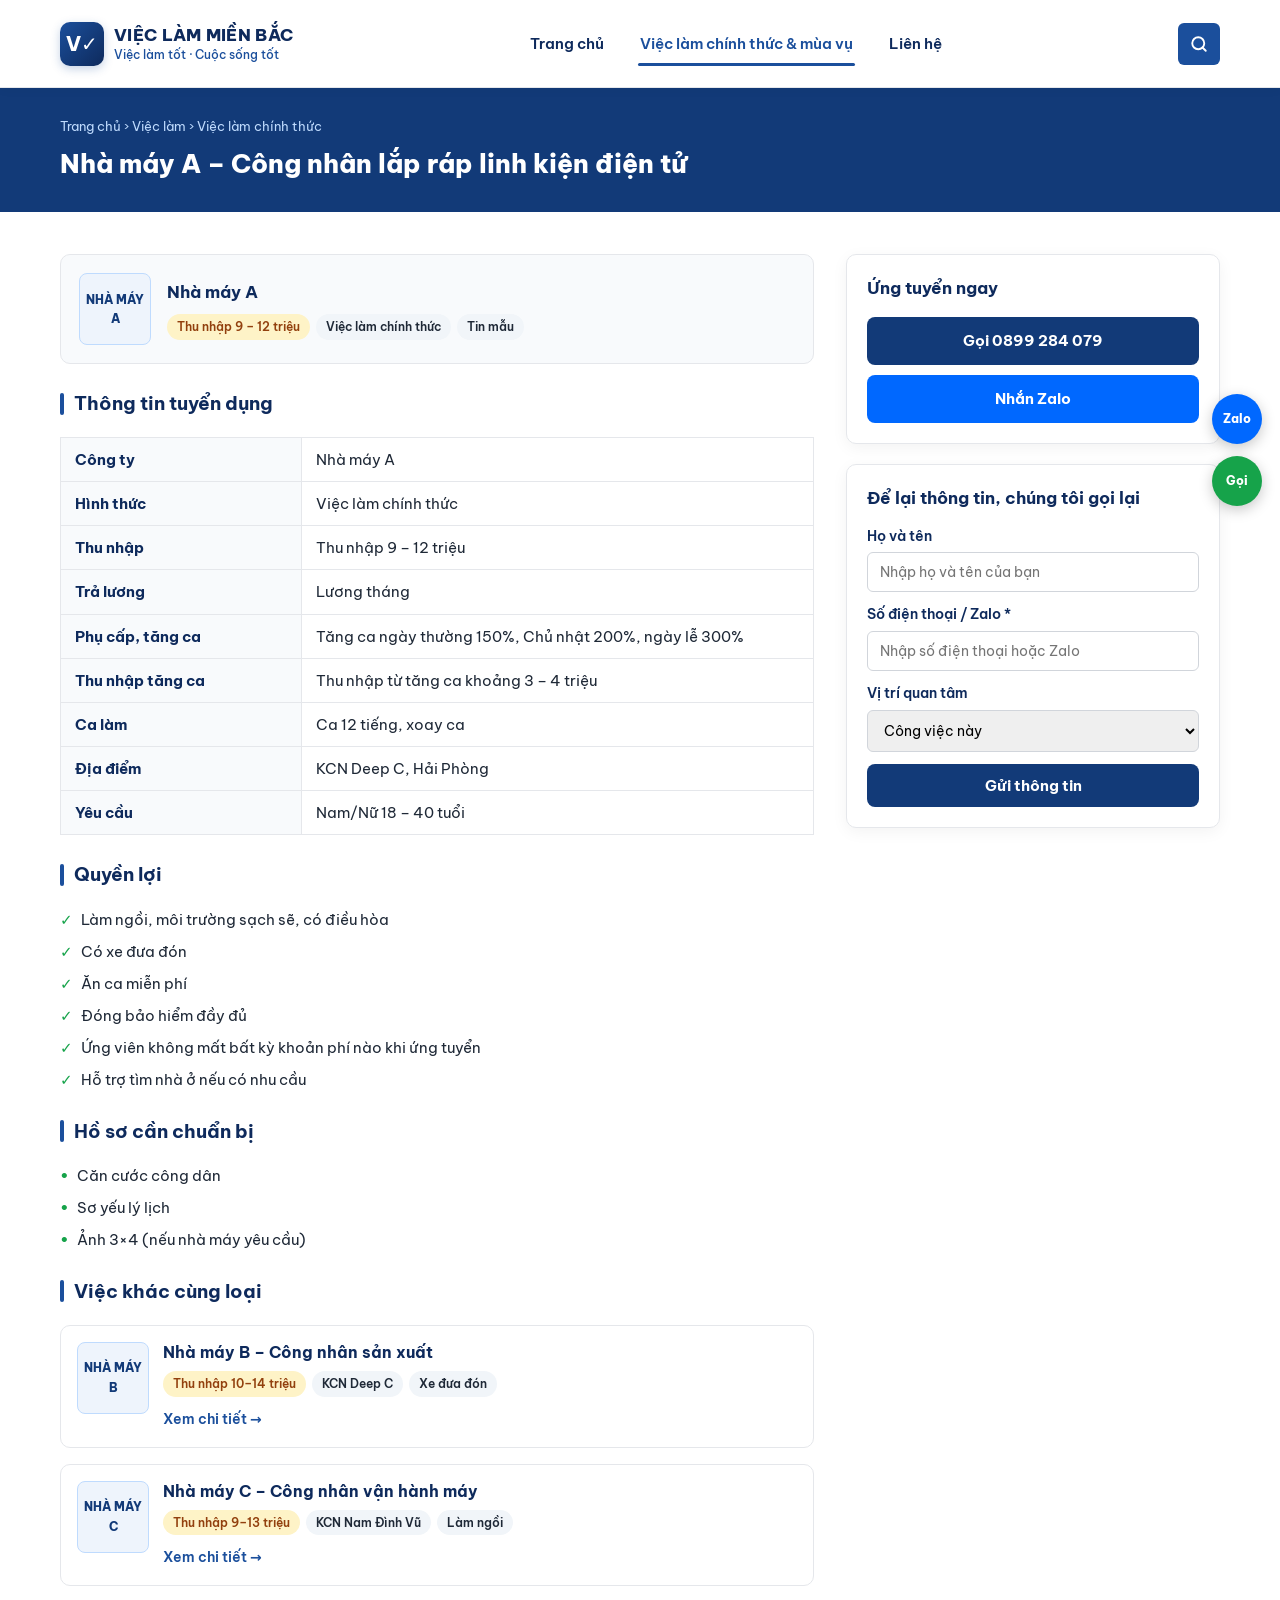
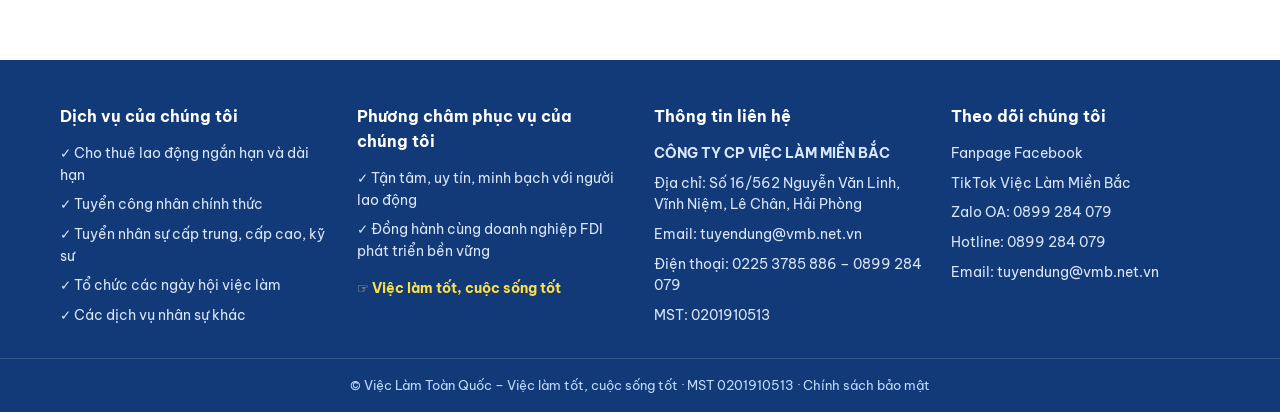
<file: nha-may-a.html>
<!DOCTYPE html>
<html lang="vi">
<head>
  <meta charset="UTF-8" />
  <meta name="viewport" content="width=device-width, initial-scale=1.0" />
  <title>Nhà máy A – Công nhân lắp ráp linh kiện điện tử - Việc Làm Miền Bắc</title>
  <link rel="preconnect" href="https://fonts.googleapis.com" />
  <link rel="preconnect" href="https://fonts.gstatic.com" crossorigin />
  <link href="https://fonts.googleapis.com/css2?family=Be+Vietnam+Pro:ital,wght@0,400;0,500;0,600;0,700;0,800;1,700&display=swap" rel="stylesheet" />
  <link rel="stylesheet" href="css/style.css" />
</head>
<body>
  <!-- Header -->
  <header class="site-header">
    <div class="container header-inner">
      <a href="index.html" class="brand-logo">
        <div class="brand-icon">V✓</div>
        <div class="brand-text-wrap">
          <span class="brand-title">VIỆC LÀM MIỀN BẮC</span>
          <span class="brand-tagline">Việc làm tốt · Cuộc sống tốt</span>
        </div>
      </a>

      <nav class="main-nav" id="mainNav">
        <a href="index.html" class="nav-link">Trang chủ</a>
        <a href="viec-lam.html" class="nav-link active">Việc làm chính thức &amp; mùa vụ</a>
        <a href="lien-he.html" class="nav-link">Liên hệ</a>
      </nav>

      <div class="header-actions">
        <button type="button" class="search-toggle-btn" id="searchToggleBtn" aria-label="Tìm kiếm">
          <svg width="18" height="18" viewBox="0 0 24 24" fill="none" stroke="currentColor" stroke-width="2.5" stroke-linecap="round" stroke-linejoin="round"><circle cx="11" cy="11" r="8"/><line x1="21" y1="21" x2="16.65" y2="16.65"/></svg>
        </button>
        <button type="button" class="mobile-menu-btn" id="mobileMenuBtn" aria-label="Menu">
          <svg width="20" height="20" viewBox="0 0 24 24" fill="none" stroke="currentColor" stroke-width="2.2"><line x1="3" y1="6" x2="21" y2="6"/><line x1="3" y1="12" x2="21" y2="12"/><line x1="3" y1="18" x2="21" y2="18"/></svg>
        </button>
        <div class="search-dropdown" id="searchDropdown">
          <form id="headerSearchForm" style="display:flex;gap:8px;width:100%;">
            <input type="text" placeholder="Từ khóa (VD: Nhà máy A, KCN Deep C...)" />
            <button type="submit">Tìm</button>
          </form>
        </div>
      </div>
    </div>
  </header>

  <main>
    <!-- Page Header Banner -->
    <section class="page-banner">
      <div class="container">
        <div class="breadcrumb">
          <a href="index.html">Trang chủ</a> › <a href="viec-lam.html">Việc làm</a> › <span>Việc làm chính thức</span>
        </div>
        <h1>Nhà máy A – Công nhân lắp ráp linh kiện điện tử</h1>
      </div>
    </section>

    <section class="section-block">
      <div class="container detail-grid">
        <!-- Left Main Content -->
        <div>
          <div class="detail-head-card">
            <div class="job-logo-box">NHÀ MÁY A</div>
            <div>
              <div style="font-weight:700;font-size:17px;color:var(--navy);margin-bottom:8px;">Nhà máy A</div>
              <div class="pill-row" style="margin-bottom:0;">
                <span class="pill pill-salary">Thu nhập 9 – 12 triệu</span>
                <span class="pill">Việc làm chính thức</span>
                <span class="pill">Tin mẫu</span>
              </div>
            </div>
          </div>

          <h2 class="bar-heading">Thông tin tuyển dụng</h2>
          <table class="spec-table">
            <tbody>
              <tr><th>Công ty</th><td>Nhà máy A</td></tr>
              <tr><th>Hình thức</th><td>Việc làm chính thức</td></tr>
              <tr><th>Thu nhập</th><td>Thu nhập 9 – 12 triệu</td></tr>
              <tr><th>Trả lương</th><td>Lương tháng</td></tr>
              <tr><th>Phụ cấp, tăng ca</th><td>Tăng ca ngày thường 150%, Chủ nhật 200%, ngày lễ 300%</td></tr>
              <tr><th>Thu nhập tăng ca</th><td>Thu nhập từ tăng ca khoảng 3 – 4 triệu</td></tr>
              <tr><th>Ca làm</th><td>Ca 12 tiếng, xoay ca</td></tr>
              <tr><th>Địa điểm</th><td>KCN Deep C, Hải Phòng</td></tr>
              <tr><th>Yêu cầu</th><td>Nam/Nữ 18 – 40 tuổi</td></tr>
            </tbody>
          </table>

          <h2 class="bar-heading">Quyền lợi</h2>
          <ul class="check-list">
            <li><span class="check-icon">✓</span><span>Làm ngồi, môi trường sạch sẽ, có điều hòa</span></li>
            <li><span class="check-icon">✓</span><span>Có xe đưa đón</span></li>
            <li><span class="check-icon">✓</span><span>Ăn ca miễn phí</span></li>
            <li><span class="check-icon">✓</span><span>Đóng bảo hiểm đầy đủ</span></li>
            <li><span class="check-icon">✓</span><span>Ứng viên không mất bất kỳ khoản phí nào khi ứng tuyển</span></li>
            <li><span class="check-icon">✓</span><span>Hỗ trợ tìm nhà ở nếu có nhu cầu</span></li>
          </ul>

          <h2 class="bar-heading">Hồ sơ cần chuẩn bị</h2>
          <ul class="check-list">
            <li><span class="check-icon">•</span><span>Căn cước công dân</span></li>
            <li><span class="check-icon">•</span><span>Sơ yếu lý lịch</span></li>
            <li><span class="check-icon">•</span><span>Ảnh 3×4 (nếu nhà máy yêu cầu)</span></li>
          </ul>

          <h2 class="bar-heading">Việc khác cùng loại</h2>
          <div class="job-list">
            <article class="job-card">
              <div class="job-logo-box">NHÀ MÁY B</div>
              <div class="job-card-body">
                <h5><a href="nha-may-a.html">Nhà máy B – Công nhân sản xuất</a></h5>
                <div class="pill-row">
                  <span class="pill pill-salary">Thu nhập 10–14 triệu</span>
                  <span class="pill">KCN Deep C</span>
                  <span class="pill">Xe đưa đón</span>
                </div>
                <a href="nha-may-a.html" class="text-link-blue">Xem chi tiết →</a>
              </div>
            </article>
            <article class="job-card">
              <div class="job-logo-box">NHÀ MÁY C</div>
              <div class="job-card-body">
                <h5><a href="nha-may-a.html">Nhà máy C – Công nhân vận hành máy</a></h5>
                <div class="pill-row">
                  <span class="pill pill-salary">Thu nhập 9–13 triệu</span>
                  <span class="pill">KCN Nam Đình Vũ</span>
                  <span class="pill">Làm ngồi</span>
                </div>
                <a href="nha-may-a.html" class="text-link-blue">Xem chi tiết →</a>
              </div>
            </article>
          </div>
        </div>

        <!-- Right Sticky Sidebar -->
        <aside class="sticky-sidebar">
          <div class="sidebar-card">
            <h3>Ứng tuyển ngay</h3>
            <div style="display:flex;flex-direction:column;gap:10px;">
              <a href="tel:0899284079" class="btn-block btn-dark-blue">Gọi 0899 284 079</a>
              <a href="https://zalo.me/0899284079" target="_blank" rel="noopener" class="btn-block btn-zalo">Nhắn Zalo</a>
            </div>
          </div>

          <div class="sidebar-card">
            <h3>Để lại thông tin, chúng tôi gọi lại</h3>
            <form class="demo-callback-form">
              <div class="form-group">
                <label for="cb-name">Họ và tên</label>
                <input id="cb-name" name="name" type="text" class="form-control" placeholder="Nhập họ và tên của bạn" />
              </div>
              <div class="form-group">
                <label for="cb-phone">Số điện thoại / Zalo *</label>
                <input id="cb-phone" name="phone" type="tel" class="form-control" placeholder="Nhập số điện thoại hoặc Zalo" required />
              </div>
              <div class="form-group">
                <label for="cb-job">Vị trí quan tâm</label>
                <select id="cb-job" name="job" class="form-control">
                  <option value="Công việc này">Công việc này</option>
                  <option value="Việc làm chính thức khác">Việc làm chính thức khác</option>
                  <option value="Việc làm mùa vụ">Việc làm mùa vụ</option>
                </select>
              </div>
              <button type="submit" class="btn-block btn-dark-blue">Gửi thông tin</button>
            </form>
          </div>
        </aside>
      </div>
    </section>
  </main>

  <!-- Footer -->
  <footer class="site-footer">
    <div class="container footer-grid">
      <div class="footer-col">
        <h4>Dịch vụ của chúng tôi</h4>
        <ul>
          <li><a href="dich-vu.html#cho-thue-lao-dong">✓ Cho thuê lao động ngắn hạn và dài hạn</a></li>
          <li><a href="dich-vu.html#tuyen-cong-nhan">✓ Tuyển công nhân chính thức</a></li>
          <li><a href="dich-vu.html#tuyen-nhan-su">✓ Tuyển nhân sự cấp trung, cấp cao, kỹ sư</a></li>
          <li><a href="dich-vu.html#ngay-hoi-viec-lam">✓ Tổ chức các ngày hội việc làm</a></li>
          <li><a href="dich-vu.html#dich-vu-khac">✓ Các dịch vụ nhân sự khác</a></li>
        </ul>
      </div>
      <div class="footer-col">
        <h4>Phương châm phục vụ của chúng tôi</h4>
        <ul>
          <li>✓ Tận tâm, uy tín, minh bạch với người lao động</li>
          <li>✓ Đồng hành cùng doanh nghiệp FDI phát triển bền vững</li>
          <li style="margin-top:8px;color:#fde047;font-weight:700;">☞ Việc làm tốt, cuộc sống tốt</li>
        </ul>
      </div>
      <div class="footer-col">
        <h4>Thông tin liên hệ</h4>
        <ul>
          <li><strong>CÔNG TY CP VIỆC LÀM MIỀN BẮC</strong></li>
          <li>Địa chỉ: Số 16/562 Nguyễn Văn Linh, Vĩnh Niệm, Lê Chân, Hải Phòng</li>
          <li>Email: <a href="mailto:tuyendung@vmb.net.vn">tuyendung@vmb.net.vn</a></li>
          <li>Điện thoại: <a href="tel:02253785886">0225 3785 886</a> – <a href="tel:0899284079">0899 284 079</a></li>
          <li>MST: 0201910513</li>
        </ul>
      </div>
      <div class="footer-col">
        <h4>Theo dõi chúng tôi</h4>
        <ul>
          <li><a href="#fanpage">Fanpage Facebook</a></li>
          <li><a href="#tiktok">TikTok Việc Làm Miền Bắc</a></li>
          <li><a href="https://zalo.me/0899284079" target="_blank" rel="noopener">Zalo OA: 0899 284 079</a></li>
          <li><a href="tel:0899284079">Hotline: 0899 284 079</a></li>
          <li><a href="mailto:tuyendung@vmb.net.vn">Email: tuyendung@vmb.net.vn</a></li>
        </ul>
      </div>
    </div>
    <div class="footer-bottom">
      © Việc Làm Toàn Quốc – Việc làm tốt, cuộc sống tốt · MST 0201910513 · Chính sách bảo mật
    </div>
  </footer>

  <!-- Floating Widgets -->
  <div class="floating-actions">
    <a href="https://zalo.me/0899284079" target="_blank" rel="noopener" class="float-btn float-zalo" title="Nhắn Zalo">Zalo</a>
    <a href="tel:0899284079" class="float-btn float-call" title="Gọi ngay 0899 284 079">Gọi</a>
  </div>
  <button type="button" class="scroll-top-btn" id="scrollTopBtn" aria-label="Lên đầu trang">↑</button>

  <script src="js/main.js"></script>
</body>
</html>
</file>
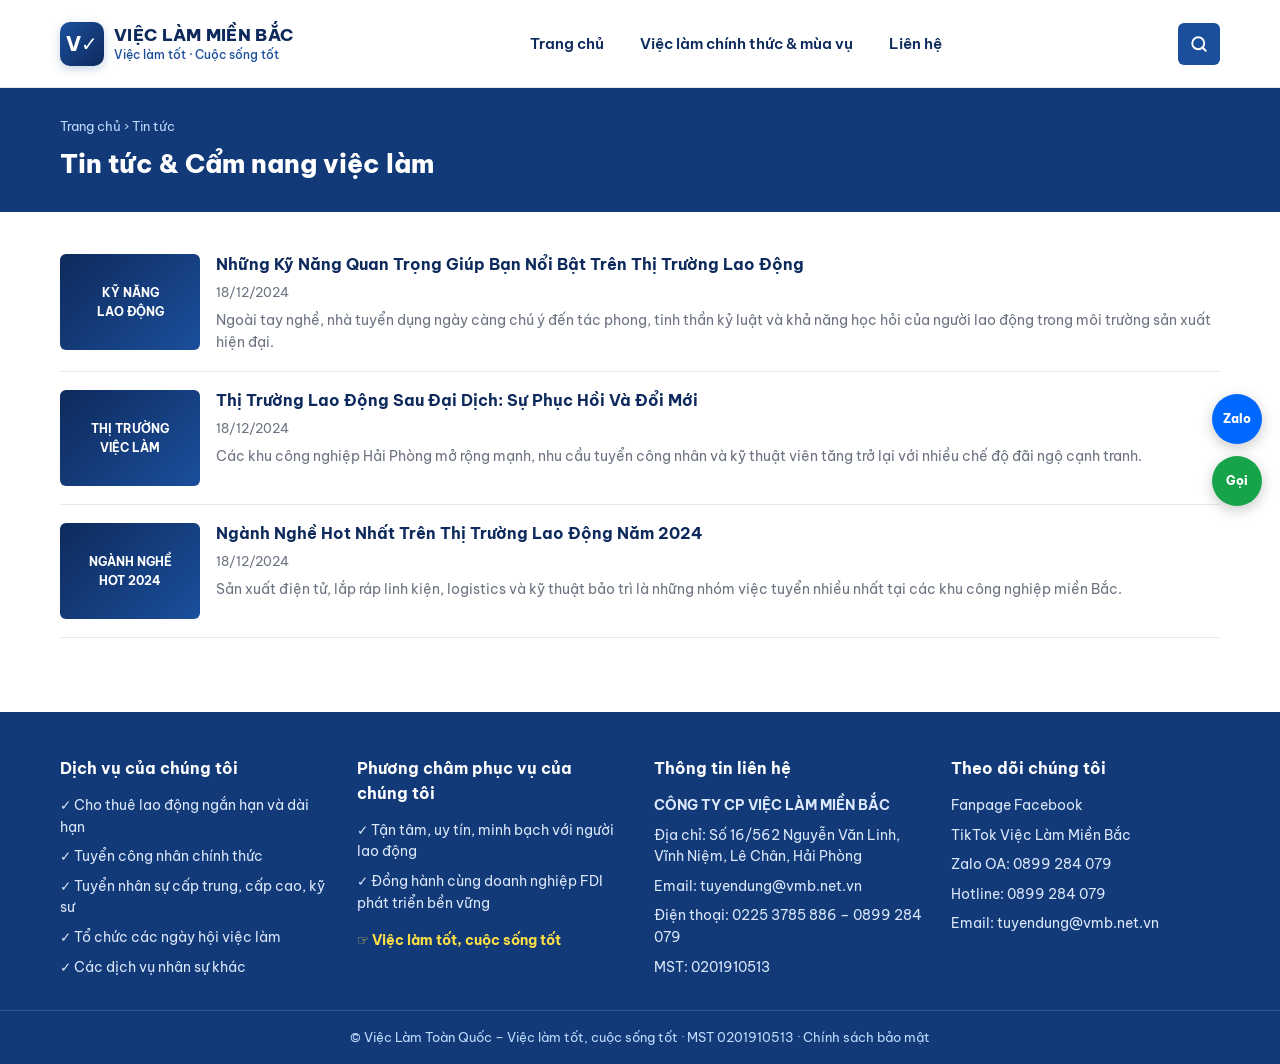
<file: tin-tuc.html>
<!DOCTYPE html>
<html lang="vi">
<head>
  <meta charset="UTF-8" />
  <meta name="viewport" content="width=device-width, initial-scale=1.0" />
  <title>Tin tức - Việc Làm Miền Bắc</title>
  <link rel="preconnect" href="https://fonts.googleapis.com" />
  <link rel="preconnect" href="https://fonts.gstatic.com" crossorigin />
  <link href="https://fonts.googleapis.com/css2?family=Be+Vietnam+Pro:ital,wght@0,400;0,500;0,600;0,700;0,800;1,700&display=swap" rel="stylesheet" />
  <link rel="stylesheet" href="css/style.css" />
</head>
<body>
  <!-- Header -->
  <header class="site-header">
    <div class="container header-inner">
      <a href="index.html" class="brand-logo">
        <div class="brand-icon">V✓</div>
        <div class="brand-text-wrap">
          <span class="brand-title">VIỆC LÀM MIỀN BẮC</span>
          <span class="brand-tagline">Việc làm tốt · Cuộc sống tốt</span>
        </div>
      </a>

      <nav class="main-nav" id="mainNav">
        <a href="index.html" class="nav-link">Trang chủ</a>
        <a href="viec-lam.html" class="nav-link">Việc làm chính thức &amp; mùa vụ</a>
        <a href="lien-he.html" class="nav-link">Liên hệ</a>
      </nav>

      <div class="header-actions">
        <button type="button" class="search-toggle-btn" id="searchToggleBtn" aria-label="Tìm kiếm">
          <svg width="18" height="18" viewBox="0 0 24 24" fill="none" stroke="currentColor" stroke-width="2.5" stroke-linecap="round" stroke-linejoin="round"><circle cx="11" cy="11" r="8"/><line x1="21" y1="21" x2="16.65" y2="16.65"/></svg>
        </button>
        <button type="button" class="mobile-menu-btn" id="mobileMenuBtn" aria-label="Menu">
          <svg width="20" height="20" viewBox="0 0 24 24" fill="none" stroke="currentColor" stroke-width="2.2"><line x1="3" y1="6" x2="21" y2="6"/><line x1="3" y1="12" x2="21" y2="12"/><line x1="3" y1="18" x2="21" y2="18"/></svg>
        </button>
        <div class="search-dropdown" id="searchDropdown">
          <form id="headerSearchForm" style="display:flex;gap:8px;width:100%;">
            <input type="text" placeholder="Từ khóa (VD: Nhà máy A, KCN Deep C...)" />
            <button type="submit">Tìm</button>
          </form>
        </div>
      </div>
    </div>
  </header>

  <main>
    <section class="page-banner">
      <div class="container">
        <div class="breadcrumb">
          <a href="index.html">Trang chủ</a> › <span>Tin tức</span>
        </div>
        <h1>Tin tức &amp; Cẩm nang việc làm</h1>
      </div>
    </section>

    <section class="section-block">
      <div class="container">
        <div class="article-list">
          <article class="article-card">
            <div class="article-thumb-lg">KỸ NĂNG<br/>LAO ĐỘNG</div>
            <div>
              <h5><a href="#">Những Kỹ Năng Quan Trọng Giúp Bạn Nổi Bật Trên Thị Trường Lao Động</a></h5>
              <span class="news-date">18/12/2024</span>
              <p class="article-excerpt">Ngoài tay nghề, nhà tuyển dụng ngày càng chú ý đến tác phong, tinh thần kỷ luật và khả năng học hỏi của người lao động trong môi trường sản xuất hiện đại.</p>
            </div>
          </article>

          <article class="article-card">
            <div class="article-thumb-lg">THỊ TRƯỜNG<br/>VIỆC LÀM</div>
            <div>
              <h5><a href="#">Thị Trường Lao Động Sau Đại Dịch: Sự Phục Hồi Và Đổi Mới</a></h5>
              <span class="news-date">18/12/2024</span>
              <p class="article-excerpt">Các khu công nghiệp Hải Phòng mở rộng mạnh, nhu cầu tuyển công nhân và kỹ thuật viên tăng trở lại với nhiều chế độ đãi ngộ cạnh tranh.</p>
            </div>
          </article>

          <article class="article-card">
            <div class="article-thumb-lg">NGÀNH NGHỀ<br/>HOT 2024</div>
            <div>
              <h5><a href="#">Ngành Nghề Hot Nhất Trên Thị Trường Lao Động Năm 2024</a></h5>
              <span class="news-date">18/12/2024</span>
              <p class="article-excerpt">Sản xuất điện tử, lắp ráp linh kiện, logistics và kỹ thuật bảo trì là những nhóm việc tuyển nhiều nhất tại các khu công nghiệp miền Bắc.</p>
            </div>
          </article>
        </div>
      </div>
    </section>
  </main>

  <footer class="site-footer">
    <div class="container footer-grid">
      <div class="footer-col">
        <h4>Dịch vụ của chúng tôi</h4>
        <ul>
          <li><a href="dich-vu.html#cho-thue-lao-dong">✓ Cho thuê lao động ngắn hạn và dài hạn</a></li>
          <li><a href="dich-vu.html#tuyen-cong-nhan">✓ Tuyển công nhân chính thức</a></li>
          <li><a href="dich-vu.html#tuyen-nhan-su">✓ Tuyển nhân sự cấp trung, cấp cao, kỹ sư</a></li>
          <li><a href="dich-vu.html#ngay-hoi-viec-lam">✓ Tổ chức các ngày hội việc làm</a></li>
          <li><a href="dich-vu.html#dich-vu-khac">✓ Các dịch vụ nhân sự khác</a></li>
        </ul>
      </div>
      <div class="footer-col">
        <h4>Phương châm phục vụ của chúng tôi</h4>
        <ul>
          <li>✓ Tận tâm, uy tín, minh bạch với người lao động</li>
          <li>✓ Đồng hành cùng doanh nghiệp FDI phát triển bền vững</li>
          <li style="margin-top:8px;color:#fde047;font-weight:700;">☞ Việc làm tốt, cuộc sống tốt</li>
        </ul>
      </div>
      <div class="footer-col">
        <h4>Thông tin liên hệ</h4>
        <ul>
          <li><strong>CÔNG TY CP VIỆC LÀM MIỀN BẮC</strong></li>
          <li>Địa chỉ: Số 16/562 Nguyễn Văn Linh, Vĩnh Niệm, Lê Chân, Hải Phòng</li>
          <li>Email: <a href="mailto:tuyendung@vmb.net.vn">tuyendung@vmb.net.vn</a></li>
          <li>Điện thoại: <a href="tel:02253785886">0225 3785 886</a> – <a href="tel:0899284079">0899 284 079</a></li>
          <li>MST: 0201910513</li>
        </ul>
      </div>
      <div class="footer-col">
        <h4>Theo dõi chúng tôi</h4>
        <ul>
          <li><a href="#fanpage">Fanpage Facebook</a></li>
          <li><a href="#tiktok">TikTok Việc Làm Miền Bắc</a></li>
          <li><a href="https://zalo.me/0899284079" target="_blank" rel="noopener">Zalo OA: 0899 284 079</a></li>
          <li><a href="tel:0899284079">Hotline: 0899 284 079</a></li>
          <li><a href="mailto:tuyendung@vmb.net.vn">Email: tuyendung@vmb.net.vn</a></li>
        </ul>
      </div>
    </div>
    <div class="footer-bottom">
      © Việc Làm Toàn Quốc – Việc làm tốt, cuộc sống tốt · MST 0201910513 · Chính sách bảo mật
    </div>
  </footer>

  <div class="floating-actions">
    <a href="https://zalo.me/0899284079" target="_blank" rel="noopener" class="float-btn float-zalo" title="Nhắn Zalo">Zalo</a>
    <a href="tel:0899284079" class="float-btn float-call" title="Gọi ngay 0899 284 079">Gọi</a>
  </div>
  <button type="button" class="scroll-top-btn" id="scrollTopBtn" aria-label="Lên đầu trang">↑</button>

  <script src="js/main.js"></script>
</body>
</html>
</file>
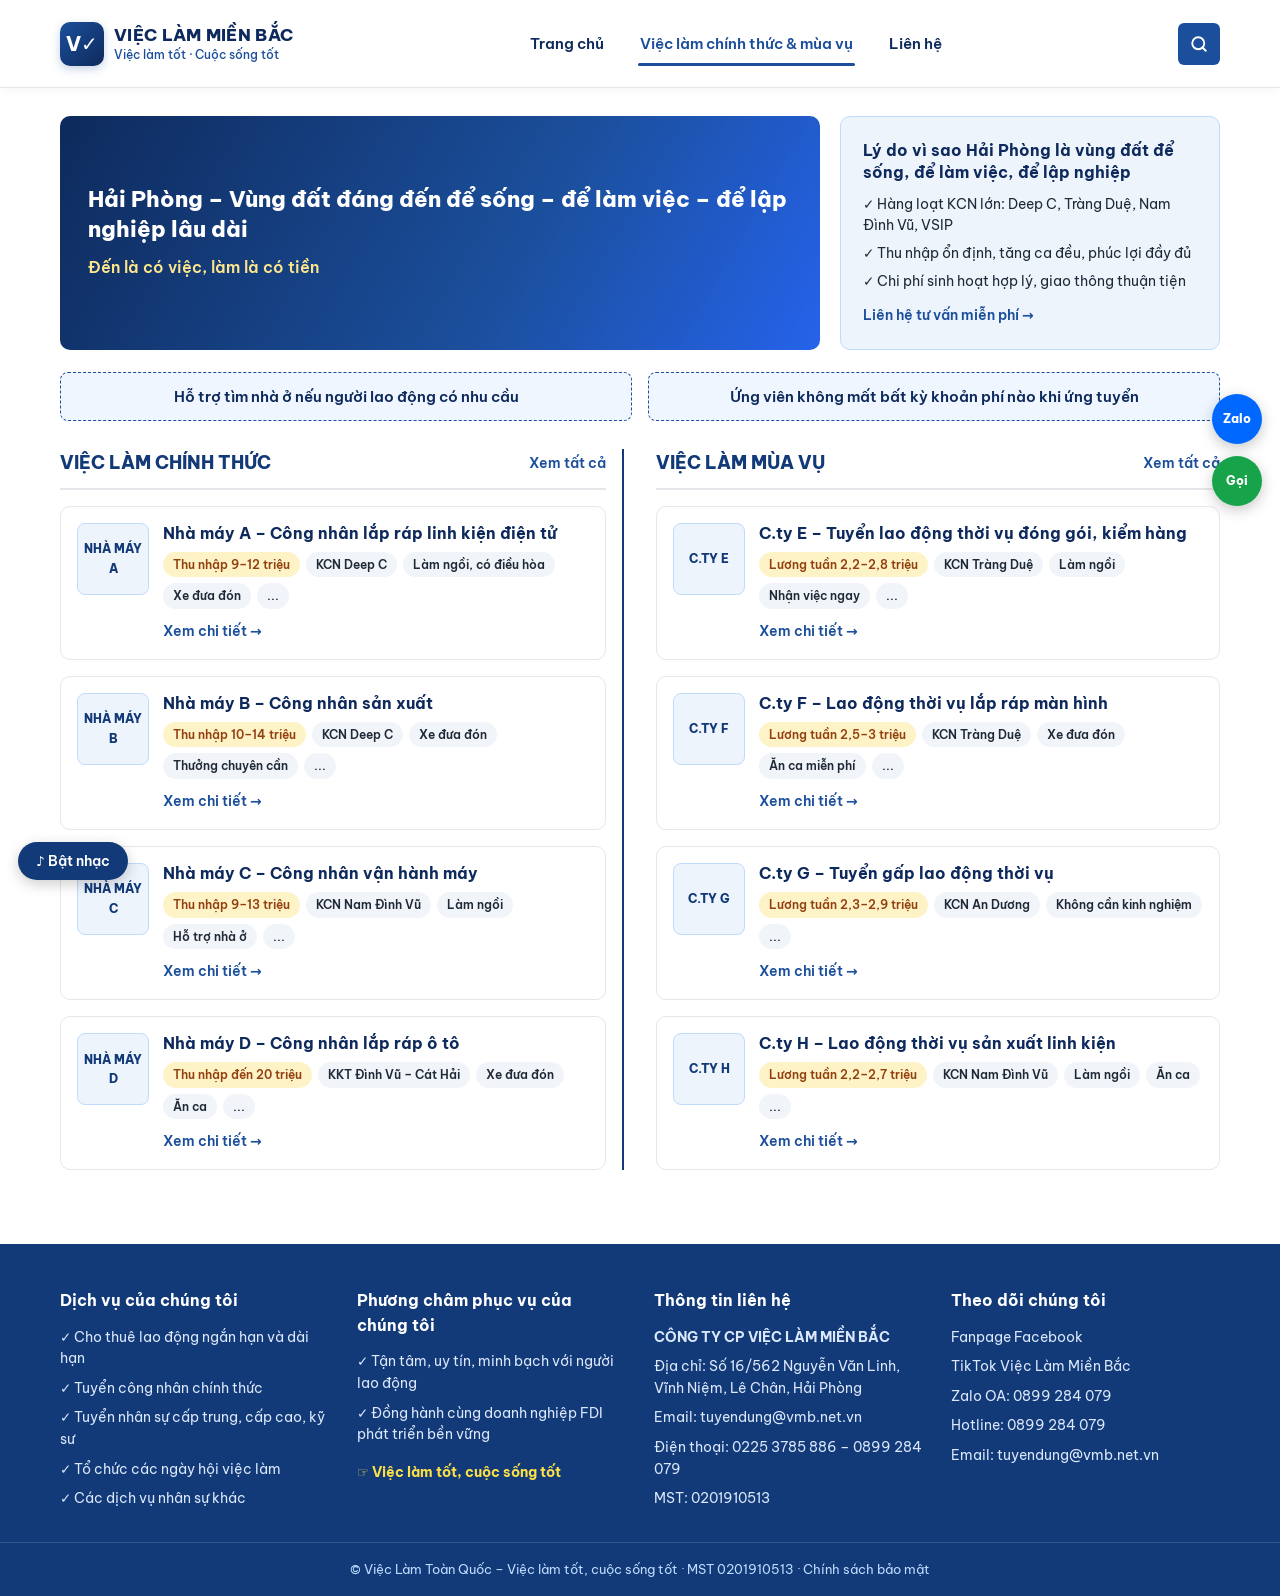
<file: viec-lam.html>
<!DOCTYPE html>
<html lang="vi">
<head>
  <meta charset="UTF-8" />
  <meta name="viewport" content="width=device-width, initial-scale=1.0" />
  <title>Việc làm chính thức &amp; mùa vụ - Việc Làm Miền Bắc</title>
  <link rel="preconnect" href="https://fonts.googleapis.com" />
  <link rel="preconnect" href="https://fonts.gstatic.com" crossorigin />
  <link href="https://fonts.googleapis.com/css2?family=Be+Vietnam+Pro:ital,wght@0,400;0,500;0,600;0,700;0,800;1,700&display=swap" rel="stylesheet" />
  <link rel="stylesheet" href="css/style.css" />
</head>
<body>
  <!-- Header -->
  <header class="site-header">
    <div class="container header-inner">
      <a href="index.html" class="brand-logo">
        <div class="brand-icon">V✓</div>
        <div class="brand-text-wrap">
          <span class="brand-title">VIỆC LÀM MIỀN BẮC</span>
          <span class="brand-tagline">Việc làm tốt · Cuộc sống tốt</span>
        </div>
      </a>

      <nav class="main-nav" id="mainNav">
        <a href="index.html" class="nav-link">Trang chủ</a>
        <a href="viec-lam.html" class="nav-link active">Việc làm chính thức &amp; mùa vụ</a>
        <a href="lien-he.html" class="nav-link">Liên hệ</a>
      </nav>

      <div class="header-actions">
        <button type="button" class="search-toggle-btn" id="searchToggleBtn" aria-label="Tìm kiếm">
          <svg width="18" height="18" viewBox="0 0 24 24" fill="none" stroke="currentColor" stroke-width="2.5" stroke-linecap="round" stroke-linejoin="round"><circle cx="11" cy="11" r="8"/><line x1="21" y1="21" x2="16.65" y2="16.65"/></svg>
        </button>
        <button type="button" class="mobile-menu-btn" id="mobileMenuBtn" aria-label="Menu">
          <svg width="20" height="20" viewBox="0 0 24 24" fill="none" stroke="currentColor" stroke-width="2.2"><line x1="3" y1="6" x2="21" y2="6"/><line x1="3" y1="12" x2="21" y2="12"/><line x1="3" y1="18" x2="21" y2="18"/></svg>
        </button>
        <div class="search-dropdown" id="searchDropdown">
          <form id="headerSearchForm" style="display:flex;gap:8px;width:100%;">
            <input type="text" placeholder="Từ khóa (VD: Nhà máy A, KCN Deep C...)" />
            <button type="submit">Tìm</button>
          </form>
        </div>
      </div>
    </div>
  </header>

  <main>
    <section class="section-block" style="padding-top:28px;">
      <div class="container">
        <!-- Dual Banner -->
        <div class="dual-banner">
          <div class="banner-hero-card">
            <h2>Hải Phòng – Vùng đất đáng đến để sống – để làm việc – để lập nghiệp lâu dài</h2>
            <p>Đến là có việc, làm là có tiền</p>
          </div>
          <div class="banner-side-card">
            <div>
              <h3>Lý do vì sao Hải Phòng là vùng đất để sống, để làm việc, để lập nghiệp</h3>
              <ul>
                <li>✓ Hàng loạt KCN lớn: Deep C, Tràng Duệ, Nam Đình Vũ, VSIP</li>
                <li>✓ Thu nhập ổn định, tăng ca đều, phúc lợi đầy đủ</li>
                <li>✓ Chi phí sinh hoạt hợp lý, giao thông thuận tiện</li>
              </ul>
            </div>
            <a href="lien-he.html" class="text-link-blue" style="margin-top:12px;">Liên hệ tư vấn miễn phí →</a>
          </div>
        </div>

        <!-- 2 Dashed Callout Pills -->
        <div class="callout-row">
          <div class="dashed-callout">Hỗ trợ tìm nhà ở nếu người lao động có nhu cầu</div>
          <div class="dashed-callout">Ứng viên không mất bất kỳ khoản phí nào khi ứng tuyển</div>
        </div>

        <div id="searchFilterNotice" style="display:none;padding:12px 16px;background:#eef4fc;border-radius:8px;margin-bottom:20px;font-size:14px;"></div>

        <!-- 2-Column Job Board -->
        <div class="job-board-grid">
          <!-- Left: Việc làm chính thức -->
          <div class="job-col-left">
            <div class="job-col-header">
              <h2>VIỆC LÀM CHÍNH THỨC</h2>
              <a href="viec-lam.html" class="text-link-blue">Xem tất cả</a>
            </div>
            <div class="job-list">
              <article class="job-card">
                <div class="job-logo-box">NHÀ MÁY A</div>
                <div class="job-card-body">
                  <h5><a href="nha-may-a.html">Nhà máy A – Công nhân lắp ráp linh kiện điện tử</a></h5>
                  <div class="pill-row">
                    <span class="pill pill-salary">Thu nhập 9–12 triệu</span>
                    <span class="pill">KCN Deep C</span>
                    <span class="pill">Làm ngồi, có điều hòa</span>
                    <span class="pill">Xe đưa đón</span>
                    <span class="pill">...</span>
                  </div>
                  <a href="nha-may-a.html" class="text-link-blue">Xem chi tiết →</a>
                </div>
              </article>

              <article class="job-card">
                <div class="job-logo-box">NHÀ MÁY B</div>
                <div class="job-card-body">
                  <h5><a href="nha-may-a.html">Nhà máy B – Công nhân sản xuất</a></h5>
                  <div class="pill-row">
                    <span class="pill pill-salary">Thu nhập 10–14 triệu</span>
                    <span class="pill">KCN Deep C</span>
                    <span class="pill">Xe đưa đón</span>
                    <span class="pill">Thưởng chuyên cần</span>
                    <span class="pill">...</span>
                  </div>
                  <a href="nha-may-a.html" class="text-link-blue">Xem chi tiết →</a>
                </div>
              </article>

              <article class="job-card">
                <div class="job-logo-box">NHÀ MÁY C</div>
                <div class="job-card-body">
                  <h5><a href="nha-may-a.html">Nhà máy C – Công nhân vận hành máy</a></h5>
                  <div class="pill-row">
                    <span class="pill pill-salary">Thu nhập 9–13 triệu</span>
                    <span class="pill">KCN Nam Đình Vũ</span>
                    <span class="pill">Làm ngồi</span>
                    <span class="pill">Hỗ trợ nhà ở</span>
                    <span class="pill">...</span>
                  </div>
                  <a href="nha-may-a.html" class="text-link-blue">Xem chi tiết →</a>
                </div>
              </article>

              <article class="job-card">
                <div class="job-logo-box">NHÀ MÁY D</div>
                <div class="job-card-body">
                  <h5><a href="nha-may-a.html">Nhà máy D – Công nhân lắp ráp ô tô</a></h5>
                  <div class="pill-row">
                    <span class="pill pill-salary">Thu nhập đến 20 triệu</span>
                    <span class="pill">KKT Đình Vũ – Cát Hải</span>
                    <span class="pill">Xe đưa đón</span>
                    <span class="pill">Ăn ca</span>
                    <span class="pill">...</span>
                  </div>
                  <a href="nha-may-a.html" class="text-link-blue">Xem chi tiết →</a>
                </div>
              </article>
            </div>
          </div>

          <!-- Right: Việc làm mùa vụ -->
          <div>
            <div class="job-col-header">
              <h2>VIỆC LÀM MÙA VỤ</h2>
              <a href="viec-lam.html" class="text-link-blue">Xem tất cả</a>
            </div>
            <div class="job-list">
              <article class="job-card">
                <div class="job-logo-box">C.TY E</div>
                <div class="job-card-body">
                  <h5><a href="nha-may-a.html">C.ty E – Tuyển lao động thời vụ đóng gói, kiểm hàng</a></h5>
                  <div class="pill-row">
                    <span class="pill pill-salary">Lương tuần 2,2–2,8 triệu</span>
                    <span class="pill">KCN Tràng Duệ</span>
                    <span class="pill">Làm ngồi</span>
                    <span class="pill">Nhận việc ngay</span>
                    <span class="pill">...</span>
                  </div>
                  <a href="nha-may-a.html" class="text-link-blue">Xem chi tiết →</a>
                </div>
              </article>

              <article class="job-card">
                <div class="job-logo-box">C.TY F</div>
                <div class="job-card-body">
                  <h5><a href="nha-may-a.html">C.ty F – Lao động thời vụ lắp ráp màn hình</a></h5>
                  <div class="pill-row">
                    <span class="pill pill-salary">Lương tuần 2,5–3 triệu</span>
                    <span class="pill">KCN Tràng Duệ</span>
                    <span class="pill">Xe đưa đón</span>
                    <span class="pill">Ăn ca miễn phí</span>
                    <span class="pill">...</span>
                  </div>
                  <a href="nha-may-a.html" class="text-link-blue">Xem chi tiết →</a>
                </div>
              </article>

              <article class="job-card">
                <div class="job-logo-box">C.TY G</div>
                <div class="job-card-body">
                  <h5><a href="nha-may-a.html">C.ty G – Tuyển gấp lao động thời vụ</a></h5>
                  <div class="pill-row">
                    <span class="pill pill-salary">Lương tuần 2,3–2,9 triệu</span>
                    <span class="pill">KCN An Dương</span>
                    <span class="pill">Không cần kinh nghiệm</span>
                    <span class="pill">...</span>
                  </div>
                  <a href="nha-may-a.html" class="text-link-blue">Xem chi tiết →</a>
                </div>
              </article>

              <article class="job-card">
                <div class="job-logo-box">C.TY H</div>
                <div class="job-card-body">
                  <h5><a href="nha-may-a.html">C.ty H – Lao động thời vụ sản xuất linh kiện</a></h5>
                  <div class="pill-row">
                    <span class="pill pill-salary">Lương tuần 2,2–2,7 triệu</span>
                    <span class="pill">KCN Nam Đình Vũ</span>
                    <span class="pill">Làm ngồi</span>
                    <span class="pill">Ăn ca</span>
                    <span class="pill">...</span>
                  </div>
                  <a href="nha-may-a.html" class="text-link-blue">Xem chi tiết →</a>
                </div>
              </article>
            </div>
          </div>
        </div>
      </div>
    </section>
  </main>

  <!-- Footer -->
  <footer class="site-footer">
    <div class="container footer-grid">
      <div class="footer-col">
        <h4>Dịch vụ của chúng tôi</h4>
        <ul>
          <li><a href="dich-vu.html#cho-thue-lao-dong">✓ Cho thuê lao động ngắn hạn và dài hạn</a></li>
          <li><a href="dich-vu.html#tuyen-cong-nhan">✓ Tuyển công nhân chính thức</a></li>
          <li><a href="dich-vu.html#tuyen-nhan-su">✓ Tuyển nhân sự cấp trung, cấp cao, kỹ sư</a></li>
          <li><a href="dich-vu.html#ngay-hoi-viec-lam">✓ Tổ chức các ngày hội việc làm</a></li>
          <li><a href="dich-vu.html#dich-vu-khac">✓ Các dịch vụ nhân sự khác</a></li>
        </ul>
      </div>
      <div class="footer-col">
        <h4>Phương châm phục vụ của chúng tôi</h4>
        <ul>
          <li>✓ Tận tâm, uy tín, minh bạch với người lao động</li>
          <li>✓ Đồng hành cùng doanh nghiệp FDI phát triển bền vững</li>
          <li style="margin-top:8px;color:#fde047;font-weight:700;">☞ Việc làm tốt, cuộc sống tốt</li>
        </ul>
      </div>
      <div class="footer-col">
        <h4>Thông tin liên hệ</h4>
        <ul>
          <li><strong>CÔNG TY CP VIỆC LÀM MIỀN BẮC</strong></li>
          <li>Địa chỉ: Số 16/562 Nguyễn Văn Linh, Vĩnh Niệm, Lê Chân, Hải Phòng</li>
          <li>Email: <a href="mailto:tuyendung@vmb.net.vn">tuyendung@vmb.net.vn</a></li>
          <li>Điện thoại: <a href="tel:02253785886">0225 3785 886</a> – <a href="tel:0899284079">0899 284 079</a></li>
          <li>MST: 0201910513</li>
        </ul>
      </div>
      <div class="footer-col">
        <h4>Theo dõi chúng tôi</h4>
        <ul>
          <li><a href="#fanpage">Fanpage Facebook</a></li>
          <li><a href="#tiktok">TikTok Việc Làm Miền Bắc</a></li>
          <li><a href="https://zalo.me/0899284079" target="_blank" rel="noopener">Zalo OA: 0899 284 079</a></li>
          <li><a href="tel:0899284079">Hotline: 0899 284 079</a></li>
          <li><a href="mailto:tuyendung@vmb.net.vn">Email: tuyendung@vmb.net.vn</a></li>
        </ul>
      </div>
    </div>
    <div class="footer-bottom">
      © Việc Làm Toàn Quốc – Việc làm tốt, cuộc sống tốt · MST 0201910513 · Chính sách bảo mật
    </div>
  </footer>

  <!-- Floating Widgets -->
  <button type="button" class="music-float-btn" id="musicToggleBtn">♪ Bật nhạc</button>
  <div class="floating-actions">
    <a href="https://zalo.me/0899284079" target="_blank" rel="noopener" class="float-btn float-zalo" title="Nhắn Zalo">Zalo</a>
    <a href="tel:0899284079" class="float-btn float-call" title="Gọi ngay 0899 284 079">Gọi</a>
  </div>
  <button type="button" class="scroll-top-btn" id="scrollTopBtn" aria-label="Lên đầu trang">↑</button>

  <script src="js/main.js"></script>
</body>
</html>
</file>
<file: css/style.css>
/* ==========================================================================
   Việc Làm Miền Bắc - Static Frontend Demo Stylesheet
   ========================================================================== */

:root {
  --blue: #1b4f9c;
  --blue-d: #123a78;
  --navy: #0e2a5c;
  --text: #1f2937;
  --muted: #6b7280;
  --line: #e5e7eb;
  --bg-soft: #f8fafc;
  --bg-blue-soft: #eef4fc;
  --salary-bg: #fef3c7;
  --salary-text: #92400e;
  --pill-bg: #f1f5f9;
  --green: #16a34a;
  --zalo: #0068ff;
  --header-h: 88px;
  --container: 1200px;
}

*, *::before, *::after {
  box-sizing: border-box;
}

html {
  scroll-behavior: smooth;
}

body {
  margin: 0;
  padding-top: var(--header-h);
  font-family: 'Be Vietnam Pro', system-ui, -apple-system, 'Segoe UI', Arial, sans-serif;
  font-size: 15px;
  line-height: 1.6;
  color: var(--text);
  background-color: #ffffff;
  -webkit-font-smoothing: antialiased;
}

a {
  color: inherit;
  text-decoration: none;
}

img {
  max-width: 100%;
  display: block;
}

ul, ol {
  margin: 0;
  padding: 0;
  list-style: none;
}

.container {
  width: 100%;
  max-width: var(--container);
  margin: 0 auto;
  padding: 0 20px;
}

/* ==========================================================================
   Header & Navigation
   ========================================================================== */
.site-header {
  position: fixed;
  top: 0;
  left: 0;
  right: 0;
  height: var(--header-h);
  background: #ffffff;
  border-bottom: 1px solid var(--line);
  box-shadow: 0 2px 10px rgba(0, 0, 0, 0.04);
  z-index: 99;
}

.header-inner {
  height: 100%;
  display: flex;
  align-items: center;
  justify-content: space-between;
  gap: 24px;
}

.brand-logo {
  display: flex;
  align-items: center;
  gap: 10px;
  flex-shrink: 0;
}

.brand-icon {
  width: 44px;
  height: 44px;
  border-radius: 10px;
  background: linear-gradient(135deg, #1b4f9c 0%, #0e2a5c 100%);
  display: flex;
  align-items: center;
  justify-content: center;
  color: #ffffff;
  font-weight: 800;
  font-size: 20px;
  box-shadow: 0 3px 10px rgba(27, 79, 156, 0.25);
}

.brand-text-wrap {
  display: flex;
  flex-direction: column;
  line-height: 1.15;
}

.brand-title {
  font-size: 17px;
  font-weight: 800;
  color: var(--navy);
  letter-spacing: 0.3px;
}

.brand-tagline {
  font-size: 11.5px;
  font-weight: 500;
  color: var(--blue);
  margin-top: 2px;
}

.main-nav {
  display: flex;
  align-items: center;
  gap: 32px;
}

.nav-link {
  position: relative;
  font-size: 15px;
  font-weight: 600;
  color: var(--navy);
  padding: 8px 2px;
  transition: color 0.2s;
}

.nav-link:hover,
.nav-link.active {
  color: var(--blue);
}

.nav-link.active::after {
  content: '';
  position: absolute;
  left: 0;
  right: 0;
  bottom: -2px;
  height: 3px;
  background: var(--blue);
  border-radius: 2px;
}

.header-actions {
  display: flex;
  align-items: center;
  gap: 10px;
  position: relative;
}

.search-toggle-btn {
  width: 42px;
  height: 42px;
  border: none;
  border-radius: 6px;
  background: var(--blue);
  color: #ffffff;
  cursor: pointer;
  display: flex;
  align-items: center;
  justify-content: center;
  transition: background 0.2s;
}

.search-toggle-btn:hover {
  background: var(--blue-d);
}

.search-dropdown {
  display: none;
  position: absolute;
  top: calc(100% + 12px);
  right: 0;
  width: 320px;
  background: #ffffff;
  border: 1px solid var(--line);
  border-radius: 8px;
  padding: 10px;
  box-shadow: 0 10px 30px rgba(0, 0, 0, 0.12);
  z-index: 120;
}

.search-dropdown.open {
  display: flex;
  gap: 8px;
}

.search-dropdown input {
  flex: 1;
  padding: 8px 12px;
  border: 1px solid #d1d5db;
  border-radius: 6px;
  font-family: inherit;
  font-size: 14px;
  outline: none;
}

.search-dropdown input:focus {
  border-color: var(--blue);
}

.search-dropdown button {
  padding: 8px 16px;
  border: none;
  border-radius: 6px;
  background: var(--blue);
  color: #ffffff;
  font-family: inherit;
  font-weight: 600;
  font-size: 14px;
  cursor: pointer;
}

.mobile-menu-btn {
  display: none;
  width: 42px;
  height: 42px;
  border: 1px solid var(--line);
  border-radius: 6px;
  background: #ffffff;
  color: var(--navy);
  cursor: pointer;
  align-items: center;
  justify-content: center;
}

/* ==========================================================================
   Homepage: Hero Section
   ========================================================================== */
.hero-section {
  position: relative;
  padding: 40px 0 44px;
  background:
    linear-gradient(180deg, rgba(248, 250, 252, 0.92) 0%, rgba(255, 255, 255, 0.96) 100%),
    repeating-linear-gradient(
      90deg,
      rgba(27, 79, 156, 0.03) 0px,
      rgba(27, 79, 156, 0.03) 1px,
      transparent 1px,
      transparent 60px
    );
  border-bottom: 1px solid var(--line);
}

.hero-grid {
  display: grid;
  grid-template-columns: 35% 1fr;
  gap: 36px;
  align-items: start;
}

.hero-services-title {
  font-size: 20px;
  font-weight: 700;
  font-style: italic;
  color: var(--blue);
  margin: 0 0 16px;
}

.service-list {
  display: flex;
  flex-direction: column;
  gap: 12px;
}

.service-item a {
  display: flex;
  align-items: flex-start;
  gap: 10px;
  color: var(--text);
  font-weight: 500;
  font-size: 14.5px;
  line-height: 1.5;
  padding: 6px 10px;
  border-radius: 6px;
  transition: background 0.2s, color 0.2s;
}

.service-item a:hover {
  background: var(--bg-blue-soft);
  color: var(--blue);
}

.service-dot {
  width: 7px;
  height: 7px;
  border-radius: 50%;
  background: var(--blue);
  margin-top: 7px;
  flex-shrink: 0;
}

.hero-hotline {
  margin-top: 20px;
  padding-top: 16px;
  border-top: 1px dashed #cbd5e1;
  font-size: 18px;
  font-weight: 800;
  color: var(--blue);
}

.hero-hotline a:hover {
  text-decoration: underline;
}

.fdi-heading {
  font-size: 17px;
  font-weight: 700;
  color: var(--navy);
  margin: 0 0 16px;
  line-height: 1.45;
}

.fdi-grid {
  display: grid;
  grid-template-columns: repeat(5, 1fr);
  gap: 10px;
}

.fdi-tile {
  background: #ffffff;
  border: 1px solid var(--line);
  border-radius: 6px;
  height: 58px;
  display: flex;
  align-items: center;
  justify-content: center;
  padding: 6px 8px;
  font-weight: 800;
  font-size: 12.5px;
  letter-spacing: 0.4px;
  color: var(--navy);
  text-align: center;
  box-shadow: 0 1px 3px rgba(0, 0, 0, 0.03);
  transition: transform 0.15s, border-color 0.15s, box-shadow 0.15s;
}

.fdi-tile:hover {
  transform: translateY(-2px);
  border-color: var(--blue);
  box-shadow: 0 4px 12px rgba(27, 79, 156, 0.1);
}

.fdi-tile.more-tile {
  background: var(--bg-blue-soft);
  border-color: #bfdbfe;
  color: var(--blue);
  font-size: 11px;
  font-weight: 700;
  line-height: 1.3;
}

/* Brand color accents for FDI logos */
.fdi-red { color: #dc2626; }
.fdi-blue { color: #1d4ed8; }
.fdi-green { color: #15803d; }
.fdi-dark { color: #0f172a; }
.fdi-orange { color: #ea580c; }

/* ==========================================================================
   Section Headings with Left Vertical Accent Bar
   ========================================================================== */
.section-block {
  padding: 42px 0;
}

.section-block + .section-block {
  border-top: 1px solid var(--line);
}

.bar-heading {
  display: flex;
  align-items: center;
  gap: 10px;
  font-size: 19px;
  font-weight: 700;
  color: var(--navy);
  margin: 0 0 18px;
}

.bar-heading::before {
  content: '';
  width: 4px;
  height: 22px;
  background: var(--blue);
  border-radius: 2px;
  flex-shrink: 0;
}

/* ==========================================================================
   3-Column Media & News Row
   ========================================================================== */
.media-news-grid {
  display: grid;
  grid-template-columns: repeat(3, 1fr);
  gap: 28px;
}

.video-card {
  border: 1px solid var(--line);
  border-radius: 8px;
  overflow: hidden;
  background: #ffffff;
  box-shadow: 0 2px 8px rgba(0, 0, 0, 0.04);
}

.video-frame {
  position: relative;
  padding-top: 56.25%;
  background: #0f172a;
}

.video-frame iframe {
  position: absolute;
  inset: 0;
  width: 100%;
  height: 100%;
  border: 0;
}

.video-caption {
  padding: 12px 14px;
  font-size: 13.5px;
  color: var(--muted);
  display: flex;
  justify-content: space-between;
  align-items: center;
}

.text-link-blue {
  color: var(--blue);
  font-weight: 600;
  font-size: 14px;
  display: inline-flex;
  align-items: center;
  gap: 4px;
}

.text-link-blue:hover {
  text-decoration: underline;
}

.compact-news-list {
  display: flex;
  flex-direction: column;
  gap: 14px;
}

.compact-news-card {
  display: flex;
  gap: 12px;
  align-items: flex-start;
  padding-bottom: 14px;
  border-bottom: 1px solid var(--line);
}

.compact-news-card:last-child {
  border-bottom: none;
  padding-bottom: 0;
}

.news-thumb-sm {
  width: 84px;
  height: 60px;
  border-radius: 6px;
  flex-shrink: 0;
  background: linear-gradient(135deg, #1b4f9c 0%, #3b82f6 100%);
  color: #ffffff;
  display: flex;
  align-items: center;
  justify-content: center;
  font-size: 11px;
  font-weight: 700;
  text-align: center;
  padding: 4px;
}

.compact-news-card h5 {
  margin: 0 0 4px;
  font-size: 14px;
  font-weight: 700;
  color: var(--navy);
  line-height: 1.4;
}

.compact-news-card h5 a:hover {
  color: var(--blue);
}

.news-date {
  font-size: 12.5px;
  color: var(--muted);
}

/* ==========================================================================
   2-Column Bottom Content Row (Articles + Licenses)
   ========================================================================== */
.bottom-content-grid {
  display: grid;
  grid-template-columns: 48% 1fr;
  gap: 36px;
}

.article-list {
  display: flex;
  flex-direction: column;
  gap: 18px;
}

.article-card {
  display: flex;
  gap: 16px;
  align-items: flex-start;
  padding-bottom: 18px;
  border-bottom: 1px solid var(--line);
}

.article-thumb-lg {
  width: 140px;
  height: 96px;
  border-radius: 6px;
  flex-shrink: 0;
  background: linear-gradient(135deg, #0e2a5c 0%, #1b4f9c 100%);
  color: #ffffff;
  display: flex;
  align-items: center;
  justify-content: center;
  font-size: 12px;
  font-weight: 700;
  text-align: center;
  padding: 8px;
}

.article-card h5 {
  margin: 0 0 4px;
  font-size: 15.5px;
  font-weight: 700;
  color: var(--navy);
  line-height: 1.4;
}

.article-card h5 a:hover {
  color: var(--blue);
}

.article-excerpt {
  margin: 6px 0 0;
  font-size: 13.5px;
  color: var(--muted);
  display: -webkit-box;
  -webkit-line-clamp: 2;
  -webkit-box-orient: vertical;
  overflow: hidden;
}

.pagination {
  display: flex;
  gap: 8px;
  margin-top: 18px;
}

.page-btn {
  width: 34px;
  height: 34px;
  border: 1px solid var(--line);
  border-radius: 6px;
  background: #ffffff;
  color: var(--navy);
  font-weight: 600;
  display: flex;
  align-items: center;
  justify-content: center;
  cursor: pointer;
}

.page-btn.active {
  background: var(--blue);
  border-color: var(--blue);
  color: #ffffff;
}

.license-box {
  border: 1px solid var(--line);
  border-radius: 10px;
  padding: 20px;
  background: var(--bg-soft);
  display: grid;
  grid-template-columns: repeat(2, 1fr);
  gap: 18px;
}

.license-card {
  background: #ffffff;
  border: 1px solid #cbd5e1;
  border-radius: 8px;
  padding: 14px;
  text-align: center;
  cursor: pointer;
  transition: transform 0.2s, box-shadow 0.2s;
}

.license-card:hover {
  transform: translateY(-2px);
  box-shadow: 0 8px 20px rgba(0, 0, 0, 0.08);
}

.license-preview {
  aspect-ratio: 3 / 4;
  background: #fffbeb;
  border: 2px double #b45309;
  border-radius: 4px;
  padding: 14px 10px;
  display: flex;
  flex-direction: column;
  justify-content: space-between;
  align-items: center;
  margin-bottom: 10px;
}

.license-doc-header {
  font-size: 9.5px;
  font-weight: 700;
  color: #78350f;
  text-transform: uppercase;
  line-height: 1.3;
}

.license-doc-title {
  font-size: 12px;
  font-weight: 800;
  color: #991b1b;
  text-transform: uppercase;
  line-height: 1.35;
}

.license-doc-seal {
  width: 44px;
  height: 44px;
  border-radius: 50%;
  border: 2px solid #dc2626;
  color: #dc2626;
  font-size: 8px;
  font-weight: 700;
  display: flex;
  align-items: center;
  justify-content: center;
}

.license-label {
  font-size: 13px;
  font-weight: 600;
  color: var(--navy);
  line-height: 1.4;
}

/* ==========================================================================
   Subpage Banner & Breadcrumb
   ========================================================================== */
.page-banner {
  background: var(--blue-d);
  color: #ffffff;
  padding: 28px 0;
}

.breadcrumb {
  font-size: 13px;
  color: #bfdbfe;
  margin-bottom: 6px;
}

.breadcrumb a:hover {
  color: #ffffff;
  text-decoration: underline;
}

.page-banner h1 {
  margin: 0;
  font-size: 26px;
  font-weight: 800;
}

/* ==========================================================================
   Job Listing Page (/viec-lam/)
   ========================================================================== */
.dual-banner {
  display: grid;
  grid-template-columns: 2fr 1fr;
  gap: 20px;
  margin-bottom: 22px;
}

.banner-hero-card {
  position: relative;
  border-radius: 10px;
  overflow: hidden;
  min-height: 220px;
  background: linear-gradient(120deg, #0e2a5c 0%, #1b4f9c 60%, #2563eb 100%);
  color: #ffffff;
  padding: 28px;
  display: flex;
  flex-direction: column;
  justify-content: center;
}

.banner-hero-card h2 {
  margin: 0 0 10px;
  font-size: 22px;
  font-weight: 800;
  line-height: 1.35;
}

.banner-hero-card p {
  margin: 0;
  font-size: 16px;
  font-weight: 600;
  color: #fde68a;
}

.banner-side-card {
  border-radius: 10px;
  background: var(--bg-blue-soft);
  border: 1px solid #bfdbfe;
  padding: 22px;
  display: flex;
  flex-direction: column;
  justify-content: space-between;
}

.banner-side-card h3 {
  margin: 0 0 10px;
  font-size: 16px;
  font-weight: 700;
  color: var(--navy);
  line-height: 1.4;
}

.banner-side-card ul {
  display: flex;
  flex-direction: column;
  gap: 6px;
  font-size: 13.5px;
  color: var(--text);
}

.callout-row {
  display: grid;
  grid-template-columns: repeat(2, 1fr);
  gap: 16px;
  margin-bottom: 28px;
}

.dashed-callout {
  border: 1.5px dashed var(--blue);
  border-radius: 8px;
  background: #f0f6ff;
  padding: 12px 18px;
  font-size: 14.5px;
  font-weight: 600;
  color: var(--navy);
  text-align: center;
}

.job-board-grid {
  display: grid;
  grid-template-columns: 1fr 1fr;
  gap: 32px;
  position: relative;
}

.job-col-left {
  padding-right: 16px;
  border-right: 2px solid var(--blue-d);
}

.job-col-header {
  display: flex;
  align-items: center;
  justify-content: space-between;
  margin-bottom: 16px;
  padding-bottom: 10px;
  border-bottom: 2px solid var(--line);
}

.job-col-header h2 {
  margin: 0;
  font-size: 18px;
  font-weight: 800;
  color: var(--blue-d);
}

.job-list {
  display: flex;
  flex-direction: column;
  gap: 16px;
}

.job-card {
  display: flex;
  gap: 14px;
  padding: 16px;
  border: 1px solid var(--line);
  border-radius: 10px;
  background: #ffffff;
  transition: border-color 0.2s, box-shadow 0.2s;
}

.job-card:hover {
  border-color: var(--blue);
  box-shadow: 0 6px 18px rgba(27, 79, 156, 0.08);
}

.job-logo-box {
  width: 72px;
  height: 72px;
  border-radius: 8px;
  background: var(--bg-blue-soft);
  border: 1px solid #bfdbfe;
  color: var(--blue-d);
  font-weight: 800;
  font-size: 12px;
  display: flex;
  align-items: center;
  justify-content: center;
  text-align: center;
  padding: 6px;
  flex-shrink: 0;
}

.job-card-body {
  flex: 1;
  min-width: 0;
}

.job-card-body h5 {
  margin: 0 0 8px;
  font-size: 15.5px;
  font-weight: 700;
  color: var(--navy);
  line-height: 1.4;
}

.job-card-body h5 a:hover {
  color: var(--blue);
}

.pill-row {
  display: flex;
  flex-wrap: wrap;
  gap: 6px;
  margin-bottom: 10px;
}

.pill {
  display: inline-block;
  padding: 3px 10px;
  border-radius: 999px;
  font-size: 12px;
  font-weight: 600;
  background: var(--pill-bg);
  color: var(--text);
}

.pill-salary {
  background: var(--salary-bg);
  color: var(--salary-text);
}

/* ==========================================================================
   Job Detail Page (/nha-may-a/)
   ========================================================================== */
.detail-grid {
  display: grid;
  grid-template-columns: 65% 1fr;
  gap: 32px;
  align-items: start;
}

.detail-head-card {
  display: flex;
  gap: 16px;
  align-items: center;
  padding: 18px;
  background: var(--bg-soft);
  border: 1px solid var(--line);
  border-radius: 10px;
  margin-bottom: 24px;
}

.spec-table {
  width: 100%;
  border-collapse: collapse;
  margin-bottom: 24px;
  font-size: 14.5px;
}

.spec-table th,
.spec-table td {
  border: 1px solid var(--line);
  padding: 10px 14px;
  text-align: left;
  vertical-align: top;
}

.spec-table th {
  width: 32%;
  background: var(--bg-soft);
  color: var(--navy);
  font-weight: 700;
}

.check-list {
  display: flex;
  flex-direction: column;
  gap: 8px;
  margin-bottom: 24px;
}

.check-list li {
  display: flex;
  align-items: flex-start;
  gap: 8px;
}

.check-icon {
  color: var(--green);
  font-weight: 800;
}

.sticky-sidebar {
  position: sticky;
  top: calc(var(--header-h) + 20px);
  display: flex;
  flex-direction: column;
  gap: 20px;
}

.sidebar-card {
  border: 1px solid var(--line);
  border-radius: 10px;
  padding: 20px;
  background: #ffffff;
  box-shadow: 0 4px 16px rgba(0, 0, 0, 0.05);
}

.sidebar-card h3 {
  margin: 0 0 14px;
  font-size: 17px;
  font-weight: 700;
  color: var(--navy);
}

.btn-block {
  display: flex;
  align-items: center;
  justify-content: center;
  gap: 8px;
  width: 100%;
  padding: 12px 16px;
  border: none;
  border-radius: 8px;
  font-family: inherit;
  font-size: 15px;
  font-weight: 700;
  cursor: pointer;
  color: #ffffff;
  transition: opacity 0.2s;
}

.btn-block:hover {
  opacity: 0.92;
}

.btn-dark-blue {
  background: var(--blue-d);
}

.btn-zalo {
  background: var(--zalo);
}

.form-group {
  margin-bottom: 12px;
}

.form-group label {
  display: block;
  font-size: 13.5px;
  font-weight: 600;
  color: var(--navy);
  margin-bottom: 5px;
}

.form-control {
  width: 100%;
  padding: 10px 12px;
  border: 1px solid #d1d5db;
  border-radius: 6px;
  font-family: inherit;
  font-size: 14px;
  outline: none;
}

.form-control:focus {
  border-color: var(--blue);
}

/* ==========================================================================
   Contact Page (/lien-he/)
   ========================================================================== */
.contact-grid {
  display: grid;
  grid-template-columns: 1fr 1fr;
  gap: 32px;
  align-items: start;
}

.support-box {
  background: var(--blue-d);
  color: #ffffff;
  border-radius: 10px;
  padding: 22px;
  margin-top: 20px;
}

.support-box h3 {
  margin: 0 0 14px;
  font-size: 17px;
  font-weight: 800;
}

.support-box ol {
  display: flex;
  flex-direction: column;
  gap: 10px;
  font-size: 14px;
  line-height: 1.5;
}

.support-free {
  margin-top: 14px;
  font-weight: 800;
  color: #fde047;
  font-size: 14.5px;
}

/* ==========================================================================
   Footer
   ========================================================================== */
.site-footer {
  background: var(--blue-d);
  color: #dbe7fb;
  font-size: 13.5px;
  padding: 44px 0 0;
  margin-top: 32px;
}

.footer-grid {
  display: grid;
  grid-template-columns: repeat(4, 1fr);
  gap: 28px;
  padding-bottom: 32px;
}

.footer-col h4 {
  color: #ffffff;
  font-size: 15.5px;
  font-weight: 700;
  margin: 0 0 14px;
}

.footer-col ul {
  display: flex;
  flex-direction: column;
  gap: 8px;
}

.footer-col a:hover {
  color: #ffffff;
  text-decoration: underline;
}

.footer-bottom {
  border-top: 1px solid rgba(255, 255, 255, 0.14);
  padding: 16px 0;
  text-align: center;
  font-size: 13px;
  color: #bfdbfe;
}

/* ==========================================================================
   Floating Widgets & Modal
   ========================================================================== */
.floating-actions {
  position: fixed;
  right: 18px;
  top: 50%;
  transform: translateY(-50%);
  display: flex;
  flex-direction: column;
  gap: 12px;
  z-index: 95;
}

.float-btn {
  width: 50px;
  height: 50px;
  border-radius: 50%;
  color: #ffffff;
  font-weight: 800;
  font-size: 12px;
  display: flex;
  align-items: center;
  justify-content: center;
  box-shadow: 0 4px 14px rgba(0, 0, 0, 0.22);
  transition: transform 0.2s;
}

.float-btn:hover {
  transform: scale(1.08);
}

.float-zalo {
  background: var(--zalo);
}

.float-call {
  background: var(--green);
}

.scroll-top-btn {
  position: fixed;
  right: 18px;
  bottom: 20px;
  width: 42px;
  height: 42px;
  border-radius: 50%;
  border: 1px solid var(--line);
  background: #ffffff;
  color: var(--navy);
  font-size: 18px;
  font-weight: 700;
  cursor: pointer;
  box-shadow: 0 4px 12px rgba(0, 0, 0, 0.12);
  display: none;
  align-items: center;
  justify-content: center;
  z-index: 95;
}

.scroll-top-btn.visible {
  display: flex;
}

.music-float-btn {
  position: fixed;
  left: 18px;
  bottom: 20px;
  padding: 10px 18px;
  border-radius: 999px;
  border: none;
  background: var(--blue-d);
  color: #ffffff;
  font-family: inherit;
  font-size: 13.5px;
  font-weight: 600;
  cursor: pointer;
  box-shadow: 0 4px 14px rgba(0, 0, 0, 0.2);
  z-index: 95;
}

.toast {
  position: fixed;
  bottom: 24px;
  left: 50%;
  transform: translateX(-50%) translateY(20px);
  background: var(--navy);
  color: #ffffff;
  padding: 12px 22px;
  border-radius: 8px;
  font-size: 14px;
  font-weight: 600;
  box-shadow: 0 8px 24px rgba(0, 0, 0, 0.2);
  opacity: 0;
  pointer-events: none;
  transition: opacity 0.25s, transform 0.25s;
  z-index: 200;
}

.toast.show {
  opacity: 1;
  transform: translateX(-50%) translateY(0);
}

/* ==========================================================================
   Responsive
   ========================================================================== */
@media (max-width: 960px) {
  .hero-grid,
  .media-news-grid,
  .bottom-content-grid,
  .dual-banner,
  .job-board-grid,
  .detail-grid,
  .contact-grid,
  .footer-grid {
    grid-template-columns: 1fr;
  }

  .job-col-left {
    padding-right: 0;
    border-right: none;
    padding-bottom: 24px;
    border-bottom: 2px solid var(--blue-d);
  }

  .fdi-grid {
    grid-template-columns: repeat(3, 1fr);
  }

  .callout-row {
    grid-template-columns: 1fr;
  }
}

@media (max-width: 720px) {
  .main-nav {
    display: none;
    position: fixed;
    top: var(--header-h);
    left: 0;
    right: 0;
    background: #ffffff;
    flex-direction: column;
    align-items: flex-start;
    gap: 12px;
    padding: 18px 20px;
    border-bottom: 1px solid var(--line);
    box-shadow: 0 8px 20px rgba(0, 0, 0, 0.08);
  }

  .main-nav.open {
    display: flex;
  }

  .mobile-menu-btn {
    display: flex;
  }

  .fdi-grid {
    grid-template-columns: repeat(2, 1fr);
  }
}
</file>
